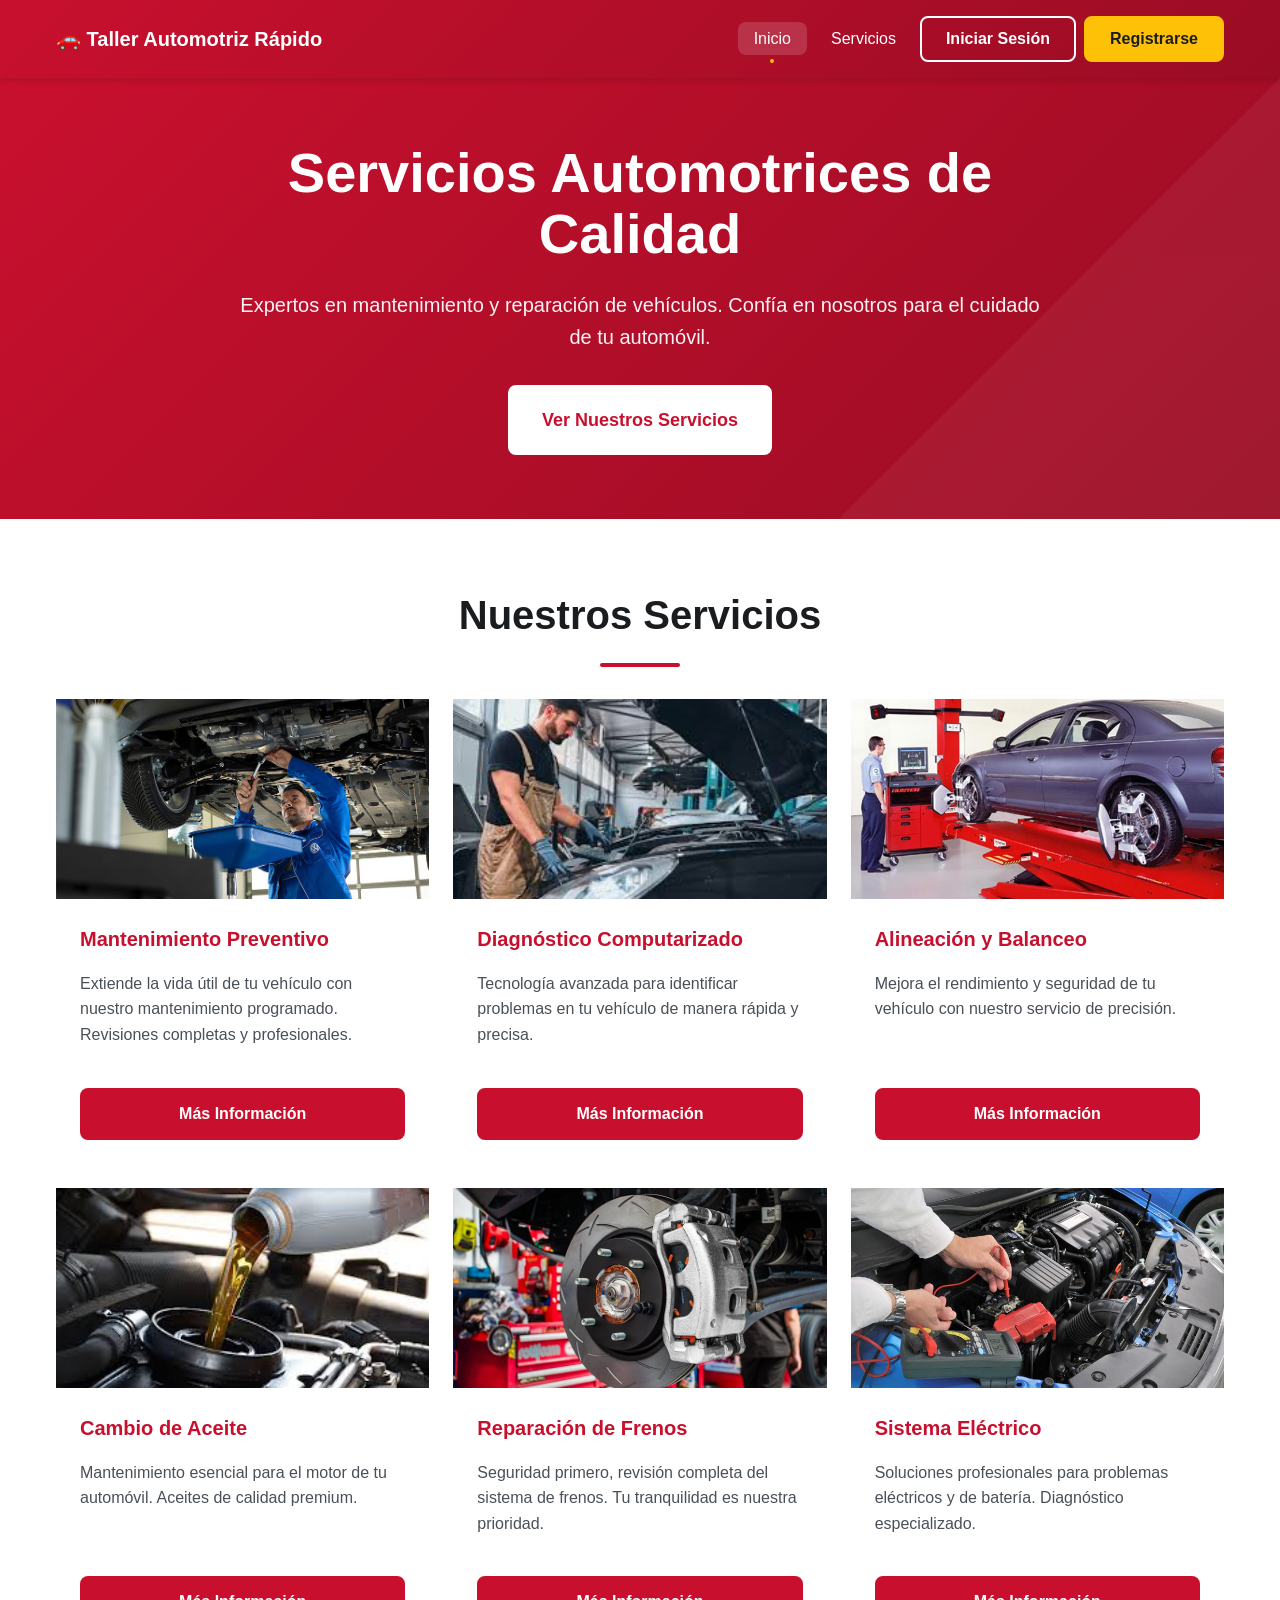
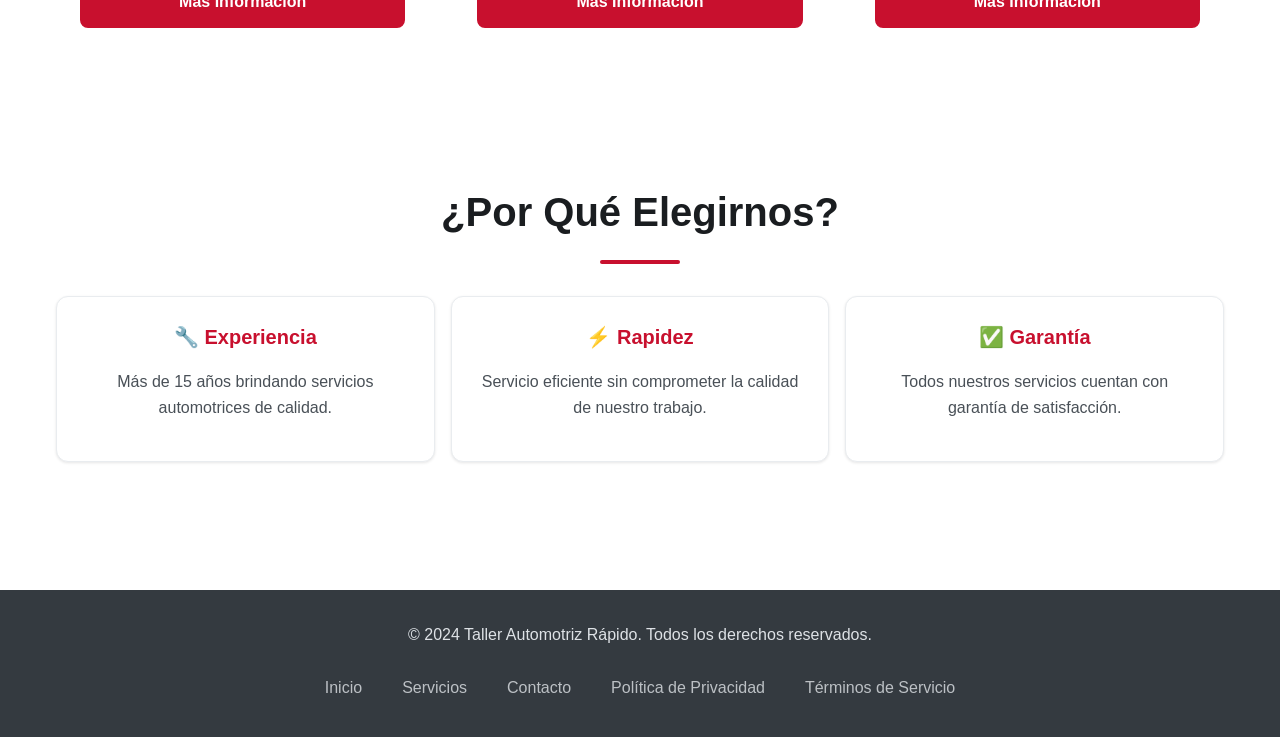
<file: web/index.html>
<!DOCTYPE html>
<html lang="es">
<head>
    <meta charset="UTF-8">
    <meta name="viewport" content="width=device-width, initial-scale=1.0">
    <meta name="description" content="Taller Automotriz Rápido - Servicios profesionales de mantenimiento y reparación de vehículos. Diagnóstico computarizado, cambio de aceite, frenos y más.">
    <meta name="keywords" content="taller automotriz, reparación de autos, mantenimiento preventivo, cambio de aceite, frenos, diagnóstico computarizado">
    <meta name="author" content="Taller Automotriz Rápido">
    <meta name="theme-color" content="#c8102e">
    
    <!-- Open Graph / Facebook -->
    <meta property="og:type" content="website">
    <meta property="og:url" content="https://tallerautomotrizrapido.com/">
    <meta property="og:title" content="Taller Automotriz Rápido - Servicios de Calidad">
    <meta property="og:description" content="Expertos en mantenimiento y reparación de vehículos. Confía en nosotros para el cuidado de tu automóvil.">
    
    <title>Taller Automotriz Rápido - Servicios Profesionales de Mantenimiento</title>
    <link rel="stylesheet" href="resources/css/styles.css">
    <link rel="icon" type="image/x-icon" href="resources/img/favicon.ico">
</head>
<body>
    <!-- Skip to content para accesibilidad -->
    <a href="#main-content" class="skip-to-content">Saltar al contenido</a>

    <!-- Encabezado -->
    <header role="banner">
        <div class="container">
            <div class="header-content">
                <a href="index.html" class="logo" aria-label="Taller Automotriz Rápido - Inicio">
                    🚗 Taller Automotriz Rápido
                </a>
                <nav role="navigation" aria-label="Navegación principal">
                    <ul>
                        <li><a href="index.html" class="active" aria-current="page">Inicio</a></li>
                        <li><a href="#servicios">Servicios</a></li>
                        <li class="nav-buttons">
                            <a href="login.jsp" class="nav-btn login" aria-label="Iniciar sesión en tu cuenta">Iniciar Sesión</a>
                            <a href="register.jsp" class="nav-btn register" aria-label="Crear cuenta nueva">Registrarse</a>
                        </li>
                    </ul>
                </nav>
            </div>
        </div>
    </header>

    <!-- Contenido Principal -->
    <main id="main-content">
        <!-- Banner Principal -->
        <section class="hero" role="banner" aria-labelledby="hero-title">
            <div class="container">
                <div class="hero-content">
                    <h1 id="hero-title">Servicios Automotrices de Calidad</h1>
                    <p>Expertos en mantenimiento y reparación de vehículos. Confía en nosotros para el cuidado de tu automóvil.</p>
                    <a href="#servicios" class="btn btn-white btn-lg">
                        Ver Nuestros Servicios
                    </a>
                </div>
            </div>
        </section>

        <!-- Sección de Servicios -->
        <section id="servicios" class="services" aria-labelledby="servicios-title">
            <div class="container">
                <h2 id="servicios-title" class="section-title">Nuestros Servicios</h2>
                
                <div class="services-grid">
                    <!-- Servicio 1: Mantenimiento Preventivo -->
                    <article class="service-card hover-lift">
                        <div class="service-icon">
                            <img src="resources/img/mantenimiento.jpg" 
                                 alt="Técnico realizando mantenimiento preventivo a un vehículo"
                                 loading="lazy">
                        </div>
                        <div class="card-body">
                            <h3>Mantenimiento Preventivo</h3>
                            <p>Extiende la vida útil de tu vehículo con nuestro mantenimiento programado. Revisiones completas y profesionales.</p>
                        </div>
                        <a href="resources/services/mantenimiento.html" 
                           class="btn btn-primary"
                           aria-label="Conoce más sobre mantenimiento preventivo">
                            Más Información
                        </a>
                    </article>

                    <!-- Servicio 2: Diagnóstico Computarizado -->
                    <article class="service-card hover-lift">
                        <div class="service-icon">
                            <img src="resources/img/diagnostico.jpg" 
                                 alt="Equipo de diagnóstico computarizado conectado a un vehículo"
                                 loading="lazy">
                        </div>
                        <div class="card-body">
                            <h3>Diagnóstico Computarizado</h3>
                            <p>Tecnología avanzada para identificar problemas en tu vehículo de manera rápida y precisa.</p>
                        </div>
                        <a href="resources/services/diagnostico.html" 
                           class="btn btn-primary"
                           aria-label="Conoce más sobre diagnóstico computarizado">
                            Más Información
                        </a>
                    </article>

                    <!-- Servicio 3: Alineación y Balanceo -->
                    <article class="service-card hover-lift">
                        <div class="service-icon">
                            <img src="resources/img/alineacion.jpg" 
                                 alt="Máquina de alineación y balanceo en uso"
                                 loading="lazy">
                        </div>
                        <div class="card-body">
                            <h3>Alineación y Balanceo</h3>
                            <p>Mejora el rendimiento y seguridad de tu vehículo con nuestro servicio de precisión.</p>
                        </div>
                        <a href="resources/services/alineacion.html" 
                           class="btn btn-primary"
                           aria-label="Conoce más sobre alineación y balanceo">
                            Más Información
                        </a>
                    </article>

                    <!-- Servicio 4: Cambio de Aceite -->
                    <article class="service-card hover-lift">
                        <div class="service-icon">
                            <img src="resources/img/aceite.jpg" 
                                 alt="Cambio de aceite profesional para motores"
                                 loading="lazy">
                        </div>
                        <div class="card-body">
                            <h3>Cambio de Aceite</h3>
                            <p>Mantenimiento esencial para el motor de tu automóvil. Aceites de calidad premium.</p>
                        </div>
                        <a href="resources/services/aceite.html" 
                           class="btn btn-primary"
                           aria-label="Conoce más sobre cambio de aceite">
                            Más Información
                        </a>
                    </article>

                    <!-- Servicio 5: Reparación de Frenos -->
                    <article class="service-card hover-lift">
                        <div class="service-icon">
                            <img src="resources/img/frenos.jpg" 
                                 alt="Sistema de frenos en revisión profesional"
                                 loading="lazy">
                        </div>
                        <div class="card-body">
                            <h3>Reparación de Frenos</h3>
                            <p>Seguridad primero, revisión completa del sistema de frenos. Tu tranquilidad es nuestra prioridad.</p>
                        </div>
                        <a href="resources/services/frenos.html" 
                           class="btn btn-primary"
                           aria-label="Conoce más sobre reparación de frenos">
                            Más Información
                        </a>
                    </article>

                    <!-- Servicio 6: Sistema Eléctrico -->
                    <article class="service-card hover-lift">
                        <div class="service-icon">
                            <img src="resources/img/electrico.jpg" 
                                 alt="Diagnóstico de sistema eléctrico vehicular"
                                 loading="lazy">
                        </div>
                        <div class="card-body">
                            <h3>Sistema Eléctrico</h3>
                            <p>Soluciones profesionales para problemas eléctricos y de batería. Diagnóstico especializado.</p>
                        </div>
                        <a href="resources/services/electrico.html" 
                           class="btn btn-primary"
                           aria-label="Conoce más sobre sistema eléctrico">
                            Más Información
                        </a>
                    </article>
                </div>
            </div>
        </section>

        <!-- Sección de Beneficios -->
        <section class="services" style="background: var(--white);" aria-labelledby="beneficios-title">
            <div class="container">
                <h2 id="beneficios-title" class="section-title">¿Por Qué Elegirnos?</h2>
                <div class="row">
                    <div class="col">
                        <div class="card text-center">
                            <div class="card-body">
                                <h3>🔧 Experiencia</h3>
                                <p>Más de 15 años brindando servicios automotrices de calidad.</p>
                            </div>
                        </div>
                    </div>
                    <div class="col">
                        <div class="card text-center">
                            <div class="card-body">
                                <h3>⚡ Rapidez</h3>
                                <p>Servicio eficiente sin comprometer la calidad de nuestro trabajo.</p>
                            </div>
                        </div>
                    </div>
                    <div class="col">
                        <div class="card text-center">
                            <div class="card-body">
                                <h3>✅ Garantía</h3>
                                <p>Todos nuestros servicios cuentan con garantía de satisfacción.</p>
                            </div>
                        </div>
                    </div>
                </div>
            </div>
        </section>
    </main>

    <!-- Pie de página -->
    <footer role="contentinfo">
        <div class="container">
            <div class="footer-content">
                <p>&copy; 2024 Taller Automotriz Rápido. Todos los derechos reservados.</p>
                <nav aria-label="Navegación del pie de página">
                    <div class="footer-links">
                        <a href="index.html">Inicio</a>
                        <a href="#servicios">Servicios</a>
                        <a href="login.jsp">Contacto</a>
                        <a href="#privacidad">Política de Privacidad</a>
                        <a href="#terminos">Términos de Servicio</a>
                    </div>
                </nav>
            </div>
        </div>
    </footer>

    <script src="resources/js/script.js"></script>
</body>
</html>
</file>
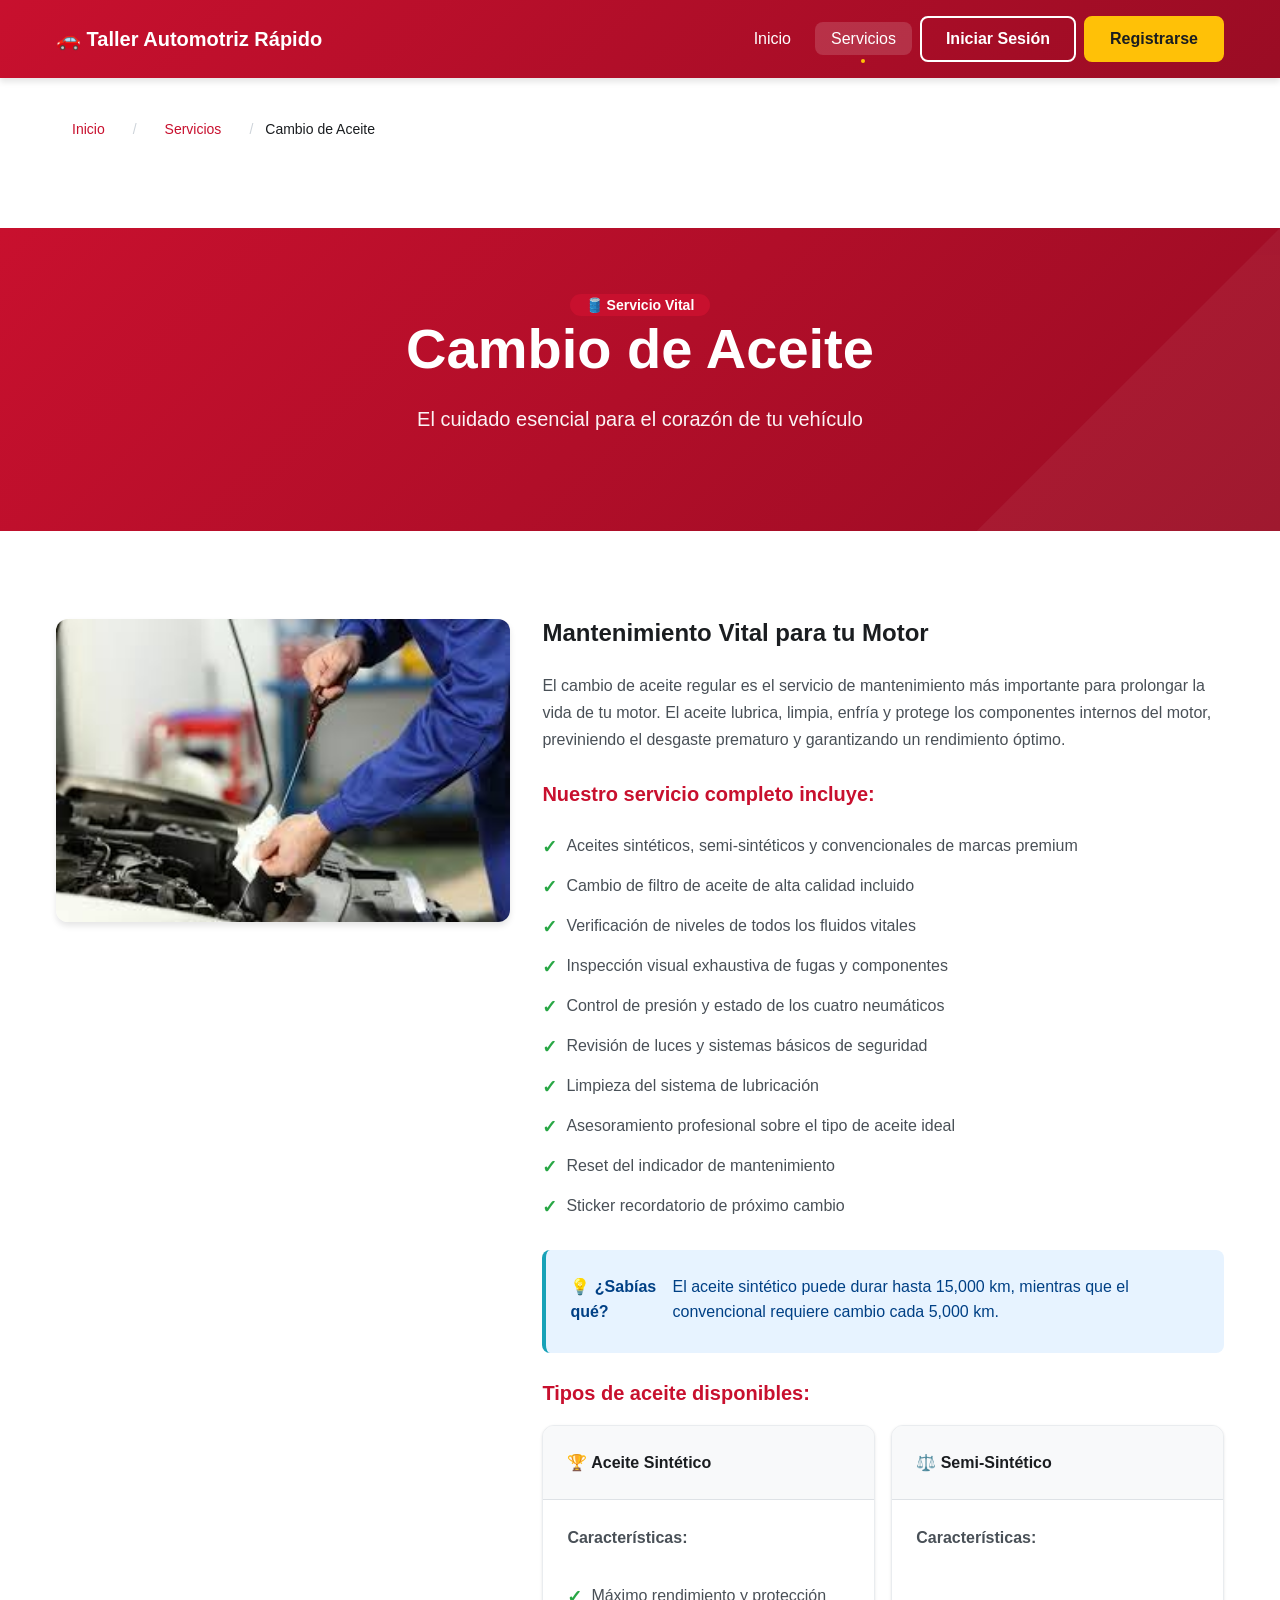
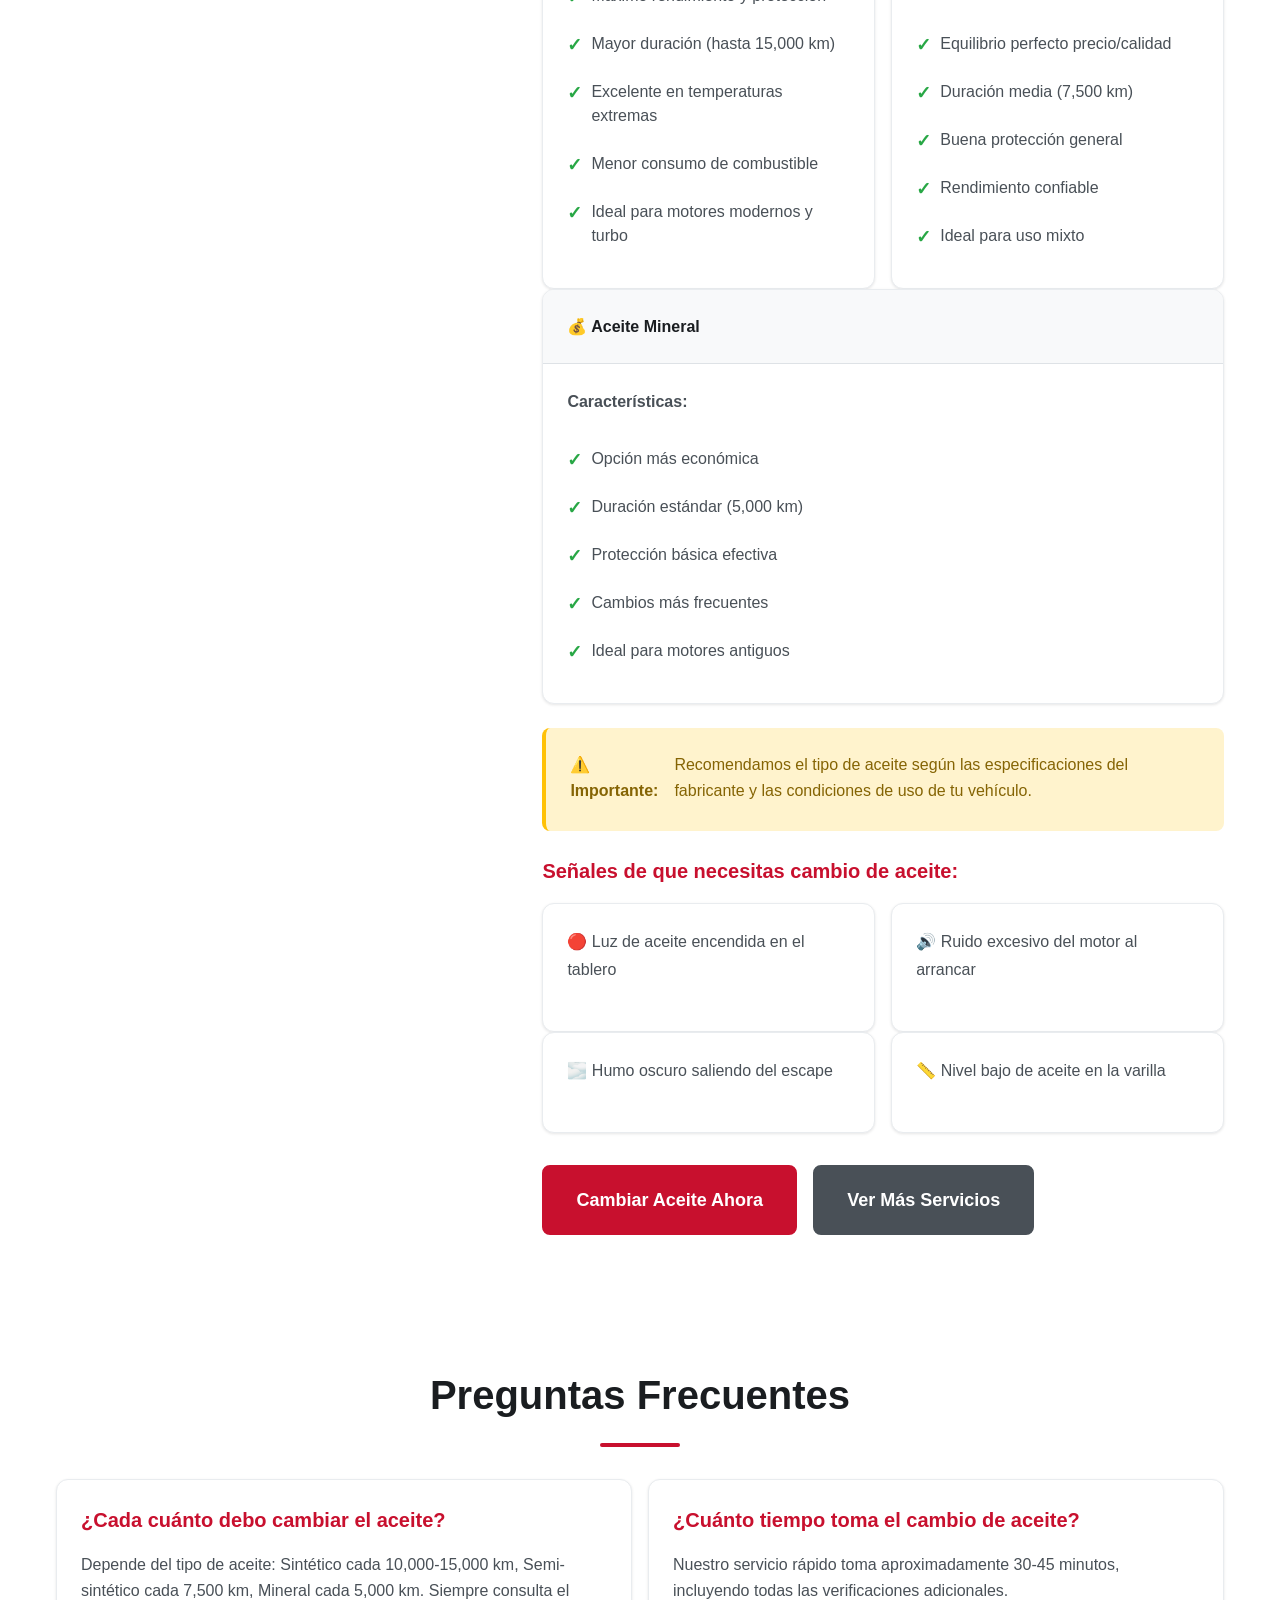
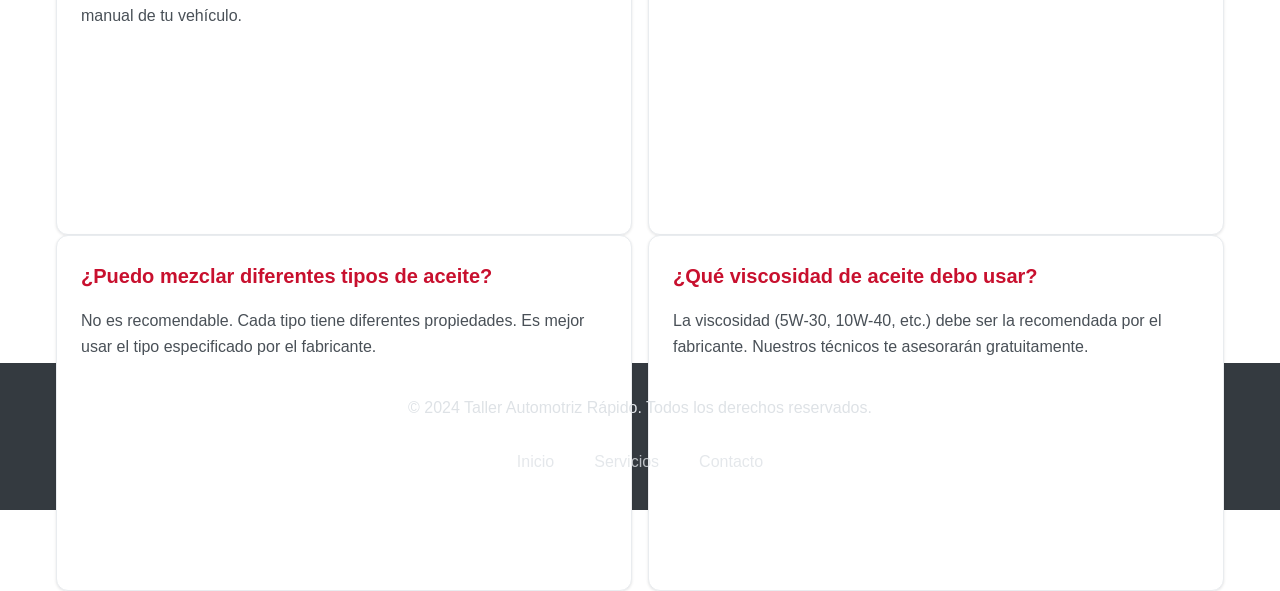
<file: web/resources/services/aceite.html>
<!DOCTYPE html>
<html lang="es">
<head>
    <meta charset="UTF-8">
    <meta name="viewport" content="width=device-width, initial-scale=1.0">
    <meta name="description" content="Cambio de Aceite Profesional - El cuidado esencial para el motor de tu vehículo. Aceites sintéticos y convencionales de calidad premium.">
    <meta name="keywords" content="cambio de aceite, aceite sintético, filtro de aceite, lubricación de motor, mantenimiento de motor">
    <meta name="theme-color" content="#c8102e">
    
    <title>Cambio de Aceite - Taller Automotriz Rápido</title>
    <link rel="stylesheet" href="../css/styles.css">
    <link rel="icon" type="image/x-icon" href="../img/favicon.ico">
</head>
<body>
    <a href="#main-content" class="skip-to-content">Saltar al contenido</a>

    <header role="banner">
        <div class="container">
            <div class="header-content">
                <a href="../../index.html" class="logo">🚗 Taller Automotriz Rápido</a>
                <nav role="navigation">
                    <ul>
                        <li><a href="../../index.html">Inicio</a></li>
                        <li><a href="../../index.html#servicios" class="active">Servicios</a></li>
                        <li class="nav-buttons">
                            <a href="../../login.jsp" class="nav-btn login">Iniciar Sesión</a>
                            <a href="../../register.jsp" class="nav-btn register">Registrarse</a>
                        </li>
                    </ul>
                </nav>
            </div>
        </div>
    </header>

    <main id="main-content">
        <section class="services pt-md">
            <div class="container">
                <nav aria-label="Breadcrumb" class="breadcrumbs">
                    <a href="../../index.html">Inicio</a>
                    <span class="separator">/</span>
                    <a href="../../index.html#servicios">Servicios</a>
                    <span class="separator">/</span>
                    <span class="active">Cambio de Aceite</span>
                </nav>
            </div>
        </section>

        <section class="hero">
            <div class="container">
                <div class="hero-content">
                    <span class="badge badge-primary mb">🛢️ Servicio Vital</span>
                    <h1>Cambio de Aceite</h1>
                    <p>El cuidado esencial para el corazón de tu vehículo</p>
                </div>
            </div>
        </section>

        <section class="services">
            <div class="container">
                <div class="service-detail">
                    <div class="service-image">
                        <img src="../img/aceite-detalle.jpg" 
                             alt="Técnico profesional realizando cambio de aceite de motor con aceite premium"
                             width="600"
                             height="400">
                    </div>
                    <div class="service-info">
                        <h2>Mantenimiento Vital para tu Motor</h2>
                        <p>El cambio de aceite regular es el servicio de mantenimiento más importante para prolongar la vida de tu motor. El aceite lubrica, limpia, enfría y protege los componentes internos del motor, previniendo el desgaste prematuro y garantizando un rendimiento óptimo.</p>
                        
                        <h3 class="mt-lg mb">Nuestro servicio completo incluye:</h3>
                        <ul>
                            <li>Aceites sintéticos, semi-sintéticos y convencionales de marcas premium</li>
                            <li>Cambio de filtro de aceite de alta calidad incluido</li>
                            <li>Verificación de niveles de todos los fluidos vitales</li>
                            <li>Inspección visual exhaustiva de fugas y componentes</li>
                            <li>Control de presión y estado de los cuatro neumáticos</li>
                            <li>Revisión de luces y sistemas básicos de seguridad</li>
                            <li>Limpieza del sistema de lubricación</li>
                            <li>Asesoramiento profesional sobre el tipo de aceite ideal</li>
                            <li>Reset del indicador de mantenimiento</li>
                            <li>Sticker recordatorio de próximo cambio</li>
                        </ul>
                        
                        <div class="alert alert-info mt-lg">
                            <strong>💡 ¿Sabías qué?</strong> El aceite sintético puede durar hasta 15,000 km, mientras que el convencional requiere cambio cada 5,000 km.
                        </div>
                        
                        <h3 class="mt-lg mb">Tipos de aceite disponibles:</h3>
                        <div class="row mt">
                            <div class="col">
                                <div class="card">
                                    <div class="card-header">
                                        <h4>🏆 Aceite Sintético</h4>
                                    </div>
                                    <div class="card-body">
                                        <p><strong>Características:</strong></p>
                                        <ul>
                                            <li>Máximo rendimiento y protección</li>
                                            <li>Mayor duración (hasta 15,000 km)</li>
                                            <li>Excelente en temperaturas extremas</li>
                                            <li>Menor consumo de combustible</li>
                                            <li>Ideal para motores modernos y turbo</li>
                                        </ul>
                                    </div>
                                </div>
                            </div>
                            <div class="col">
                                <div class="card">
                                    <div class="card-header">
                                        <h4>⚖️ Semi-Sintético</h4>
                                    </div>
                                    <div class="card-body">
                                        <p><strong>Características:</strong></p>
                                        <ul>
                                            <li>Equilibrio perfecto precio/calidad</li>
                                            <li>Duración media (7,500 km)</li>
                                            <li>Buena protección general</li>
                                            <li>Rendimiento confiable</li>
                                            <li>Ideal para uso mixto</li>
                                        </ul>
                                    </div>
                                </div>
                            </div>
                        </div>
                        <div class="row mt">
                            <div class="col">
                                <div class="card">
                                    <div class="card-header">
                                        <h4>💰 Aceite Mineral</h4>
                                    </div>
                                    <div class="card-body">
                                        <p><strong>Características:</strong></p>
                                        <ul>
                                            <li>Opción más económica</li>
                                            <li>Duración estándar (5,000 km)</li>
                                            <li>Protección básica efectiva</li>
                                            <li>Cambios más frecuentes</li>
                                            <li>Ideal para motores antiguos</li>
                                        </ul>
                                    </div>
                                </div>
                            </div>
                        </div>
                        
                        <div class="alert alert-warning mt-lg">
                            <strong>⚠️ Importante:</strong> Recomendamos el tipo de aceite según las especificaciones del fabricante y las condiciones de uso de tu vehículo.
                        </div>
                        
                        <h3 class="mt-lg mb">Señales de que necesitas cambio de aceite:</h3>
                        <div class="row mt">
                            <div class="col">
                                <div class="card">
                                    <div class="card-body">
                                        <p>🔴 Luz de aceite encendida en el tablero</p>
                                    </div>
                                </div>
                            </div>
                            <div class="col">
                                <div class="card">
                                    <div class="card-body">
                                        <p>🔊 Ruido excesivo del motor al arrancar</p>
                                    </div>
                                </div>
                            </div>
                        </div>
                        <div class="row mt">
                            <div class="col">
                                <div class="card">
                                    <div class="card-body">
                                        <p>🌫️ Humo oscuro saliendo del escape</p>
                                    </div>
                                </div>
                            </div>
                            <div class="col">
                                <div class="card">
                                    <div class="card-body">
                                        <p>📏 Nivel bajo de aceite en la varilla</p>
                                    </div>
                                </div>
                            </div>
                        </div>
                        
                         <div class="action-buttons">
                            <a href="../../login.jsp" class="btn btn-primary btn-lg">
                                Cambiar Aceite Ahora
                            </a>
                            <a href="../../index.html#servicios" class="btn btn-secondary btn-lg">
                                Ver Más Servicios
                            </a>
                        </div>
        </section>

        <section class="services" style="background: var(--white);">
            <div class="container">
                <h2 class="section-title">Preguntas Frecuentes</h2>
                <div class="row">
                    <div class="col">
                        <div class="card mb">
                            <div class="card-body">
                                <h3>¿Cada cuánto debo cambiar el aceite?</h3>
                                <p>Depende del tipo de aceite: Sintético cada 10,000-15,000 km, Semi-sintético cada 7,500 km, Mineral cada 5,000 km. Siempre consulta el manual de tu vehículo.</p>
                            </div>
                        </div>
                        <div class="card mb">
                            <div class="card-body">
                                <h3>¿Puedo mezclar diferentes tipos de aceite?</h3>
                                <p>No es recomendable. Cada tipo tiene diferentes propiedades. Es mejor usar el tipo especificado por el fabricante.</p>
                            </div>
                        </div>
                    </div>
                    <div class="col">
                        <div class="card mb">
                            <div class="card-body">
                                <h3>¿Cuánto tiempo toma el cambio de aceite?</h3>
                                <p>Nuestro servicio rápido toma aproximadamente 30-45 minutos, incluyendo todas las verificaciones adicionales.</p>
                            </div>
                        </div>
                        <div class="card mb">
                            <div class="card-body">
                                <h3>¿Qué viscosidad de aceite debo usar?</h3>
                                <p>La viscosidad (5W-30, 10W-40, etc.) debe ser la recomendada por el fabricante. Nuestros técnicos te asesorarán gratuitamente.</p>
                            </div>
                        </div>
                    </div>
                </div>
            </div>
        </section>
    </main>

    <footer role="contentinfo">
        <div class="container">
            <div class="footer-content">
                <p>&copy; 2024 Taller Automotriz Rápido. Todos los derechos reservados.</p>
                <nav aria-label="Navegación del pie de página">
                    <div class="footer-links">
                        <a href="../../index.html">Inicio</a>
                        <a href="../../index.html#servicios">Servicios</a>
                        <a href="../../login">Contacto</a>
                    </div>
                </nav>
            </div>
        </div>
    </footer>

    <script src="../js/script.js"></script>
</body>
</html>
</file>
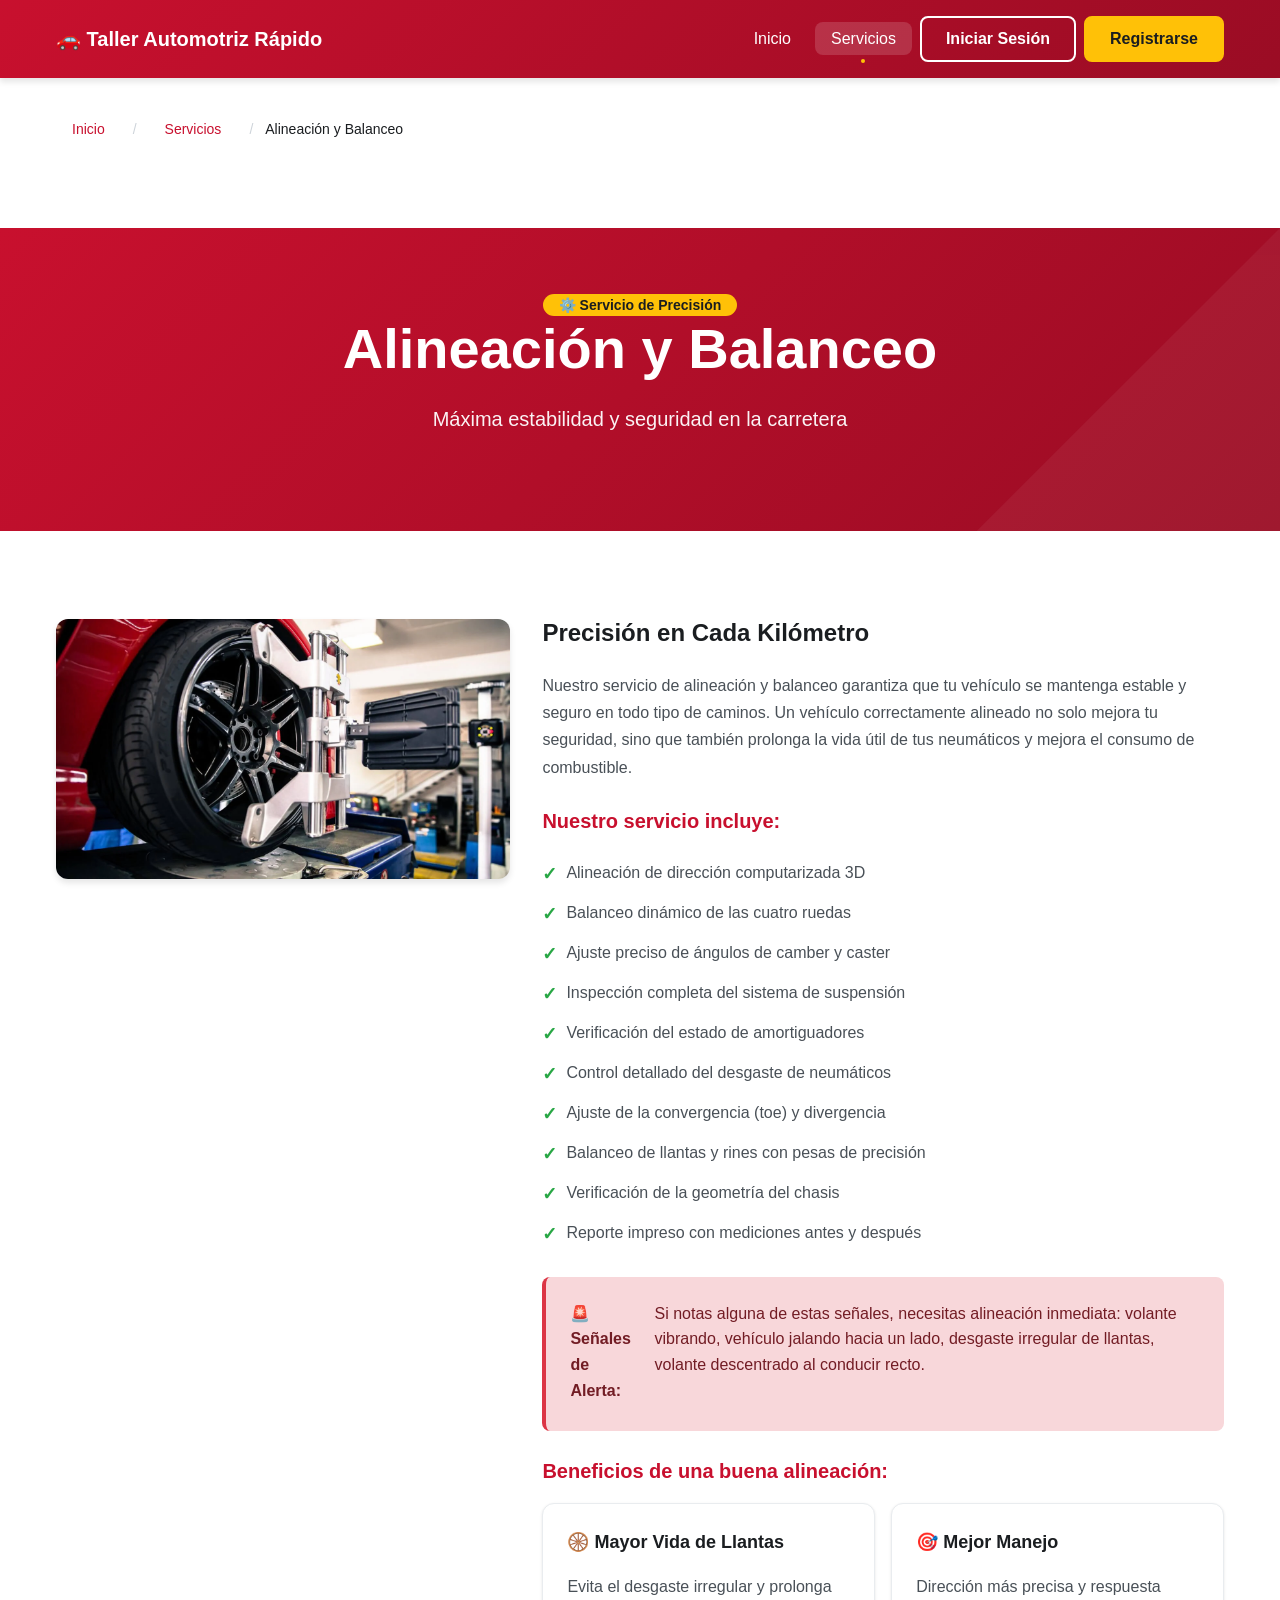
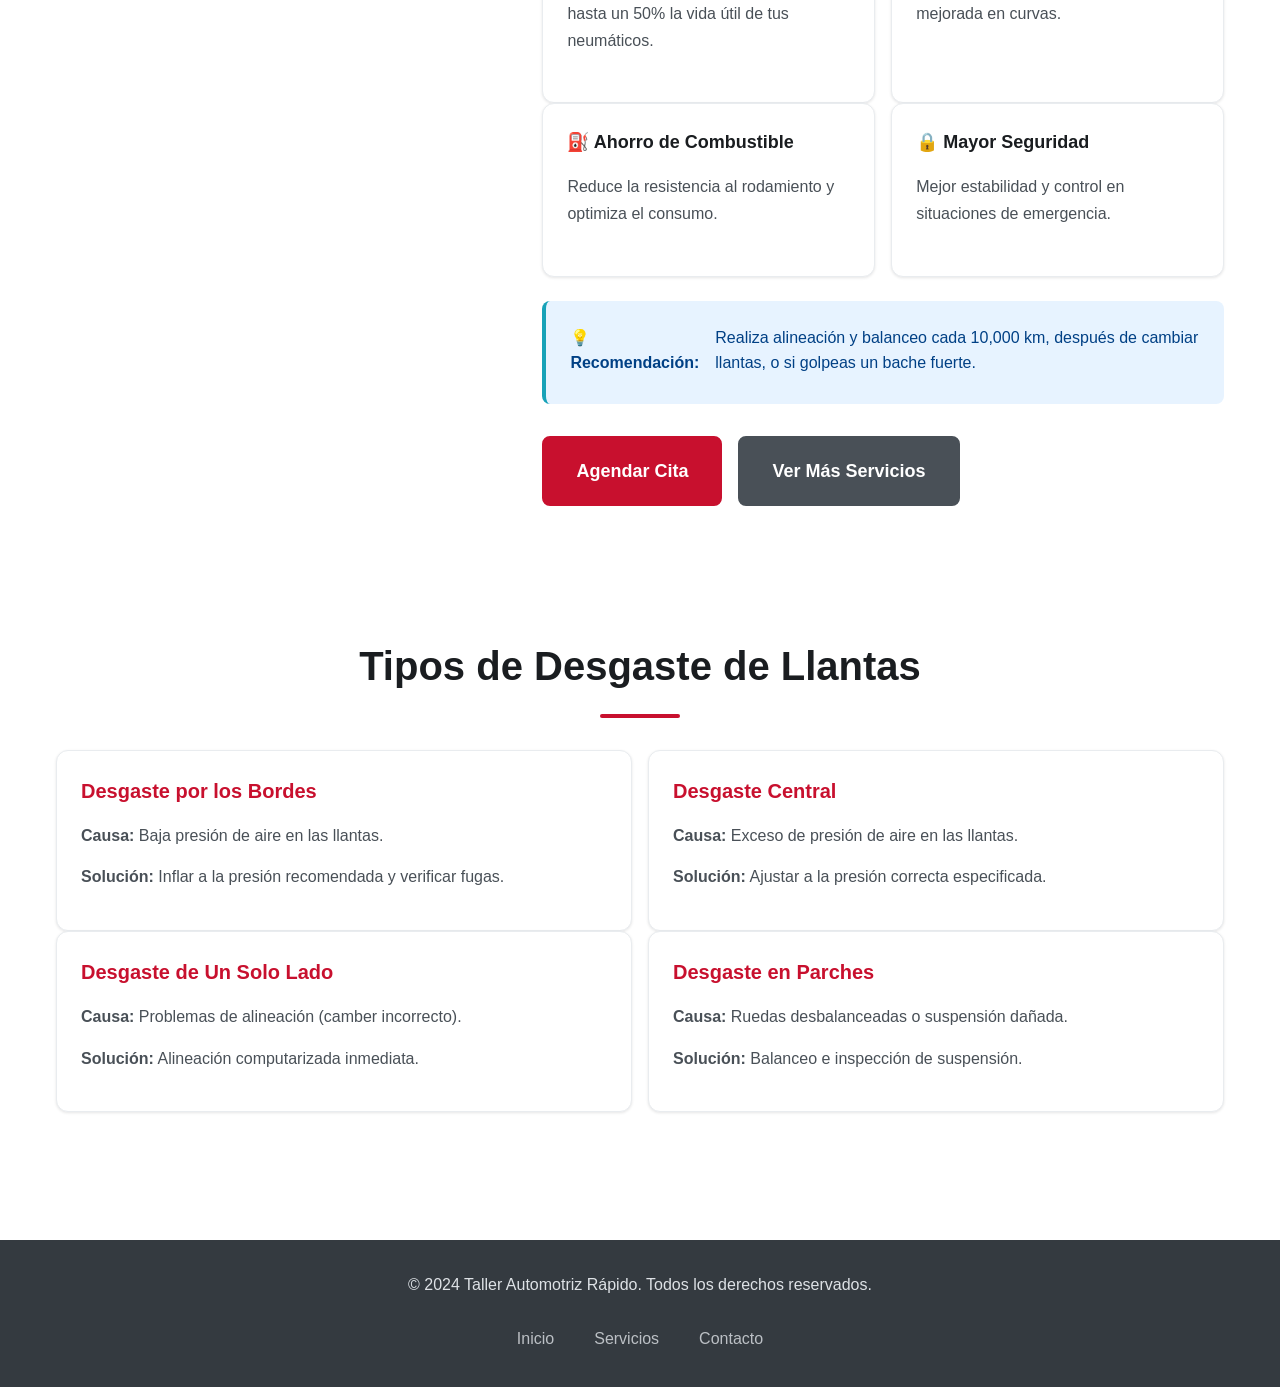
<file: web/resources/services/alineacion.html>
<!DOCTYPE html>
<html lang="es">
<head>
    <meta charset="UTF-8">
    <meta name="viewport" content="width=device-width, initial-scale=1.0">
    <meta name="description" content="Alineación y Balanceo Profesional - Máxima estabilidad y seguridad en la carretera. Servicio computarizado de precisión.">
    <meta name="keywords" content="alineación de dirección, balanceo de ruedas, suspensión, desgaste de llantas">
    <meta name="theme-color" content="#c8102e">
    
    <title>Alineación y Balanceo - Taller Automotriz Rápido</title>
    <link rel="stylesheet" href="../css/styles.css">
    <link rel="icon" type="image/x-icon" href="../img/favicon.ico">
</head>
<body>
    <a href="#main-content" class="skip-to-content">Saltar al contenido</a>

    <header role="banner">
        <div class="container">
            <div class="header-content">
                <a href="../../index.html" class="logo">🚗 Taller Automotriz Rápido</a>
                <nav role="navigation">
                    <ul>
                        <li><a href="../../index.html">Inicio</a></li>
                        <li><a href="../../index.html#servicios" class="active">Servicios</a></li>
                        <li class="nav-buttons">
                            <a href="../../login.jsp" class="nav-btn login">Iniciar Sesión</a>
                            <a href="../../register.jsp" class="nav-btn register">Registrarse</a>
                        </li>
                    </ul>
                </nav>
            </div>
        </div>
    </header>

    <main id="main-content">
        <section class="services pt-md">
            <div class="container">
                <nav aria-label="Breadcrumb" class="breadcrumbs">
                    <a href="../../index.html">Inicio</a>
                    <span class="separator">/</span>
                    <a href="../../index.html#servicios">Servicios</a>
                    <span class="separator">/</span>
                    <span class="active">Alineación y Balanceo</span>
                </nav>
            </div>
        </section>

        <section class="hero">
            <div class="container">
                <div class="hero-content">
                    <span class="badge badge-warning mb">⚙️ Servicio de Precisión</span>
                    <h1>Alineación y Balanceo</h1>
                    <p>Máxima estabilidad y seguridad en la carretera</p>
                </div>
            </div>
        </section>

        <section class="services">
            <div class="container">
                <div class="service-detail">
                    <div class="service-image">
                        <img src="../img/alineacion-detalle.jpg" 
                             alt="Vehículo en máquina de alineación computarizada de última generación"
                             width="600"
                             height="400">
                    </div>
                    <div class="service-info">
                        <h2>Precisión en Cada Kilómetro</h2>
                        <p>Nuestro servicio de alineación y balanceo garantiza que tu vehículo se mantenga estable y seguro en todo tipo de caminos. Un vehículo correctamente alineado no solo mejora tu seguridad, sino que también prolonga la vida útil de tus neumáticos y mejora el consumo de combustible.</p>
                        
                        <h3 class="mt-lg mb">Nuestro servicio incluye:</h3>
                        <ul>
                            <li>Alineación de dirección computarizada 3D</li>
                            <li>Balanceo dinámico de las cuatro ruedas</li>
                            <li>Ajuste preciso de ángulos de camber y caster</li>
                            <li>Inspección completa del sistema de suspensión</li>
                            <li>Verificación del estado de amortiguadores</li>
                            <li>Control detallado del desgaste de neumáticos</li>
                            <li>Ajuste de la convergencia (toe) y divergencia</li>
                            <li>Balanceo de llantas y rines con pesas de precisión</li>
                            <li>Verificación de la geometría del chasis</li>
                            <li>Reporte impreso con mediciones antes y después</li>
                        </ul>
                        
                        <div class="alert alert-danger mt-lg">
                            <strong>🚨 Señales de Alerta:</strong> Si notas alguna de estas señales, necesitas alineación inmediata: volante vibrando, vehículo jalando hacia un lado, desgaste irregular de llantas, volante descentrado al conducir recto.
                        </div>
                        
                        <h3 class="mt-lg mb">Beneficios de una buena alineación:</h3>
                        <div class="row mt">
                            <div class="col">
                                <div class="card">
                                    <div class="card-body">
                                        <h4>🛞 Mayor Vida de Llantas</h4>
                                        <p>Evita el desgaste irregular y prolonga hasta un 50% la vida útil de tus neumáticos.</p>
                                    </div>
                                </div>
                            </div>
                            <div class="col">
                                <div class="card">
                                    <div class="card-body">
                                        <h4>🎯 Mejor Manejo</h4>
                                        <p>Dirección más precisa y respuesta mejorada en curvas.</p>
                                    </div>
                                </div>
                            </div>
                        </div>
                        <div class="row mt">
                            <div class="col">
                                <div class="card">
                                    <div class="card-body">
                                        <h4>⛽ Ahorro de Combustible</h4>
                                        <p>Reduce la resistencia al rodamiento y optimiza el consumo.</p>
                                    </div>
                                </div>
                            </div>
                            <div class="col">
                                <div class="card">
                                    <div class="card-body">
                                        <h4>🔒 Mayor Seguridad</h4>
                                        <p>Mejor estabilidad y control en situaciones de emergencia.</p>
                                    </div>
                                </div>
                            </div>
                        </div>
                        
                        <div class="alert alert-info mt-lg">
                            <strong>💡 Recomendación:</strong> Realiza alineación y balanceo cada 10,000 km, después de cambiar llantas, o si golpeas un bache fuerte.
                        </div>
                        
                         <div class="action-buttons">
                            <a href="../../login.jsp" class="btn btn-primary btn-lg">
                                Agendar Cita
                            </a>
                            <a href="../../index.html#servicios" class="btn btn-secondary btn-lg">
                                Ver Más Servicios
                            </a>
                        </div>
        </section>

        <section class="services" style="background: var(--white);">
            <div class="container">
                <h2 class="section-title">Tipos de Desgaste de Llantas</h2>
                <div class="row">
                    <div class="col">
                        <div class="card mb">
                            <div class="card-body">
                                <h3>Desgaste por los Bordes</h3>
                                <p><strong>Causa:</strong> Baja presión de aire en las llantas.</p>
                                <p><strong>Solución:</strong> Inflar a la presión recomendada y verificar fugas.</p>
                            </div>
                        </div>
                    </div>
                    <div class="col">
                        <div class="card mb">
                            <div class="card-body">
                                <h3>Desgaste Central</h3>
                                <p><strong>Causa:</strong> Exceso de presión de aire en las llantas.</p>
                                <p><strong>Solución:</strong> Ajustar a la presión correcta especificada.</p>
                            </div>
                        </div>
                    </div>
                </div>
                <div class="row">
                    <div class="col">
                        <div class="card">
                            <div class="card-body">
                                <h3>Desgaste de Un Solo Lado</h3>
                                <p><strong>Causa:</strong> Problemas de alineación (camber incorrecto).</p>
                                <p><strong>Solución:</strong> Alineación computarizada inmediata.</p>
                            </div>
                        </div>
                    </div>
                    <div class="col">
                        <div class="card">
                            <div class="card-body">
                                <h3>Desgaste en Parches</h3>
                                <p><strong>Causa:</strong> Ruedas desbalanceadas o suspensión dañada.</p>
                                <p><strong>Solución:</strong> Balanceo e inspección de suspensión.</p>
                            </div>
                        </div>
                    </div>
                </div>
            </div>
        </section>
    </main>

    <footer role="contentinfo">
        <div class="container">
            <div class="footer-content">
                <p>&copy; 2024 Taller Automotriz Rápido. Todos los derechos reservados.</p>
                <nav aria-label="Navegación del pie de página">
                    <div class="footer-links">
                        <a href="../../index.html">Inicio</a>
                        <a href="../../index.html#servicios">Servicios</a>
                        <a href="../../login">Contacto</a>
                    </div>
                </nav>
            </div>
        </div>
    </footer>

    <script src="../js/script.js"></script>
</body>
</html>
</file>
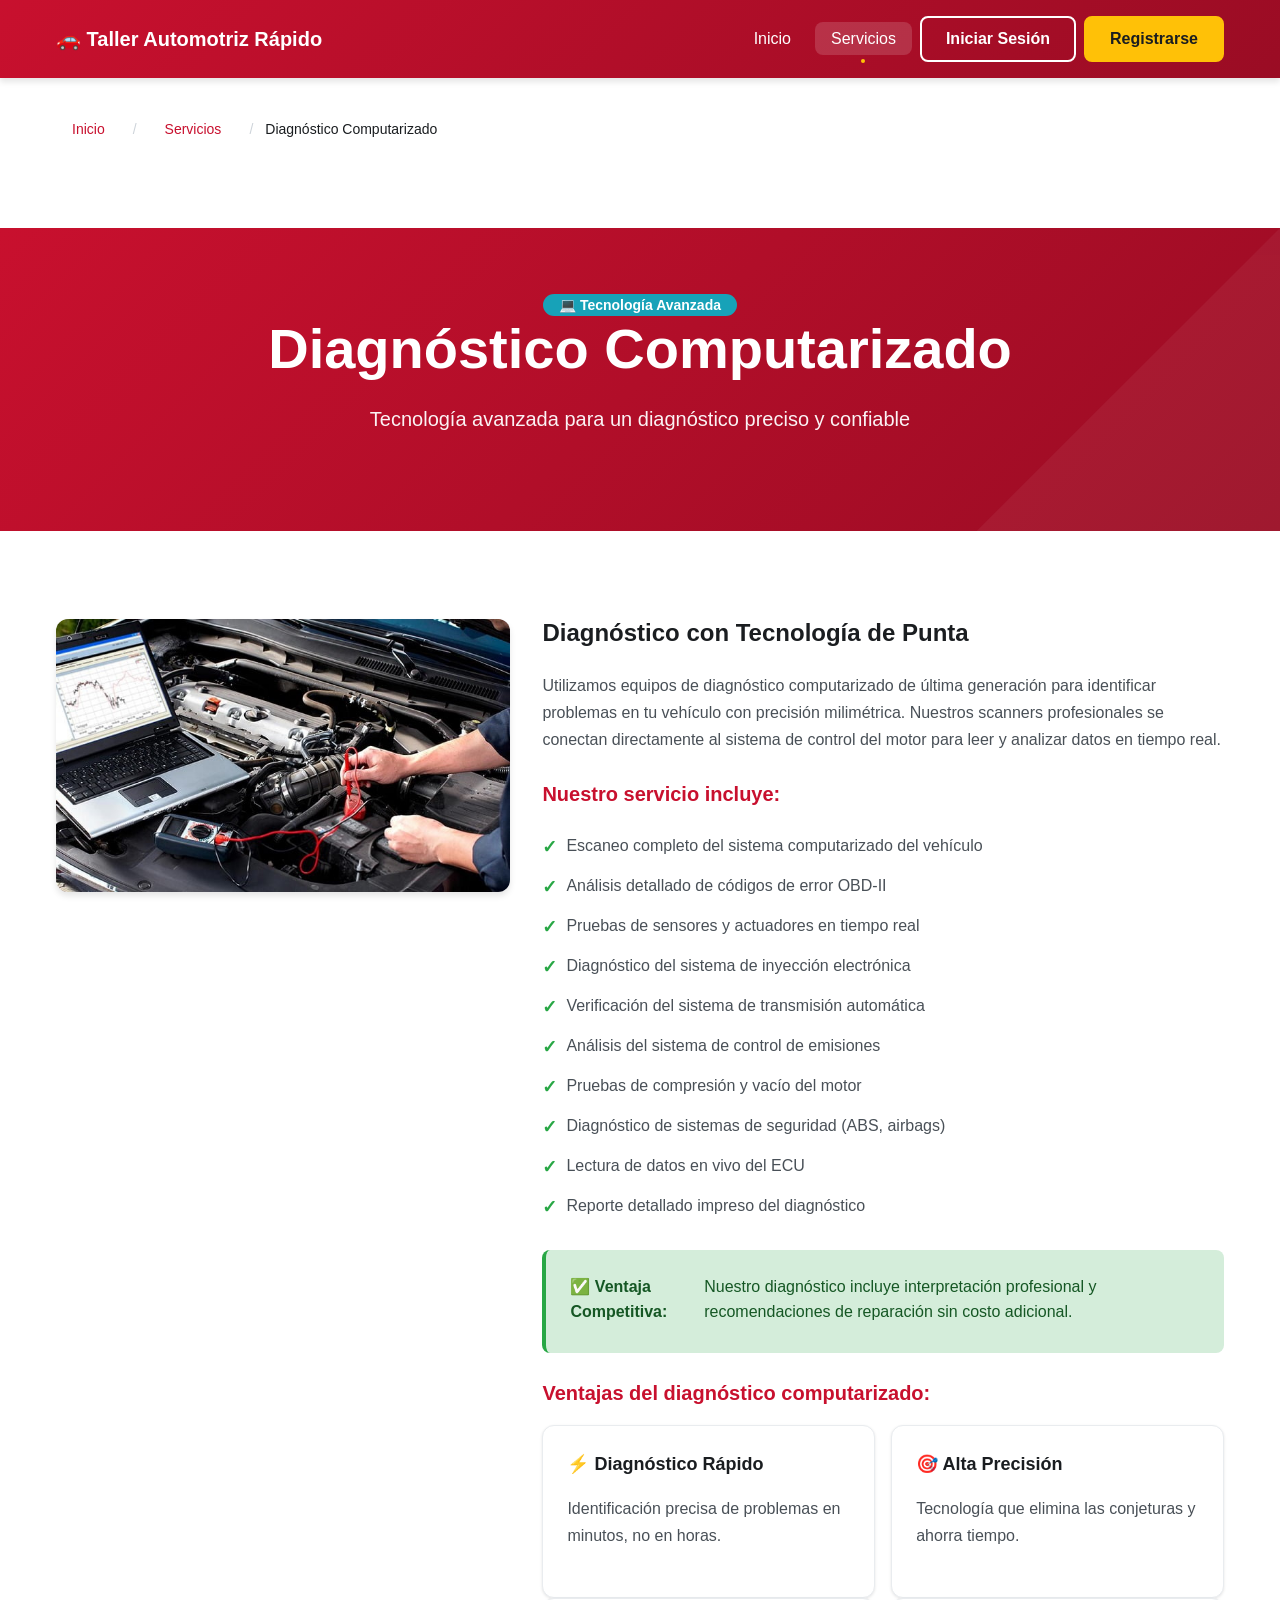
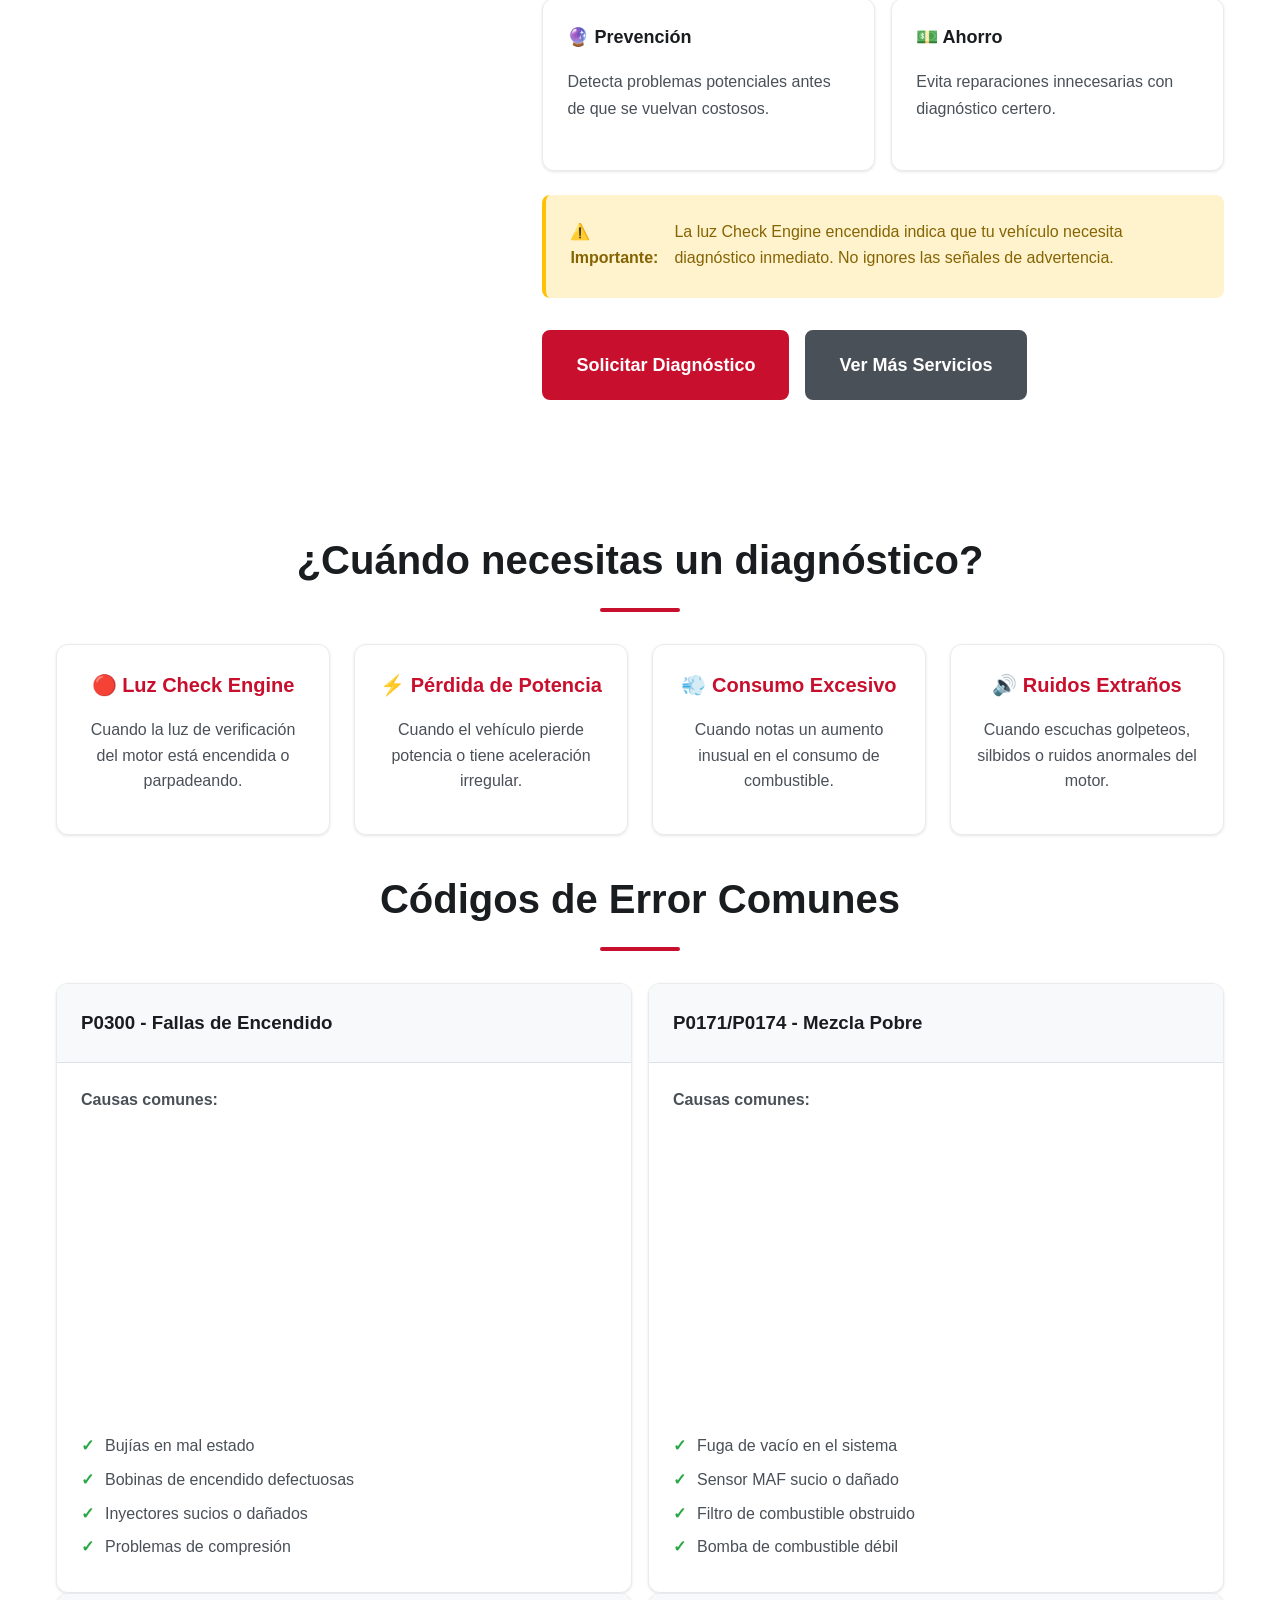
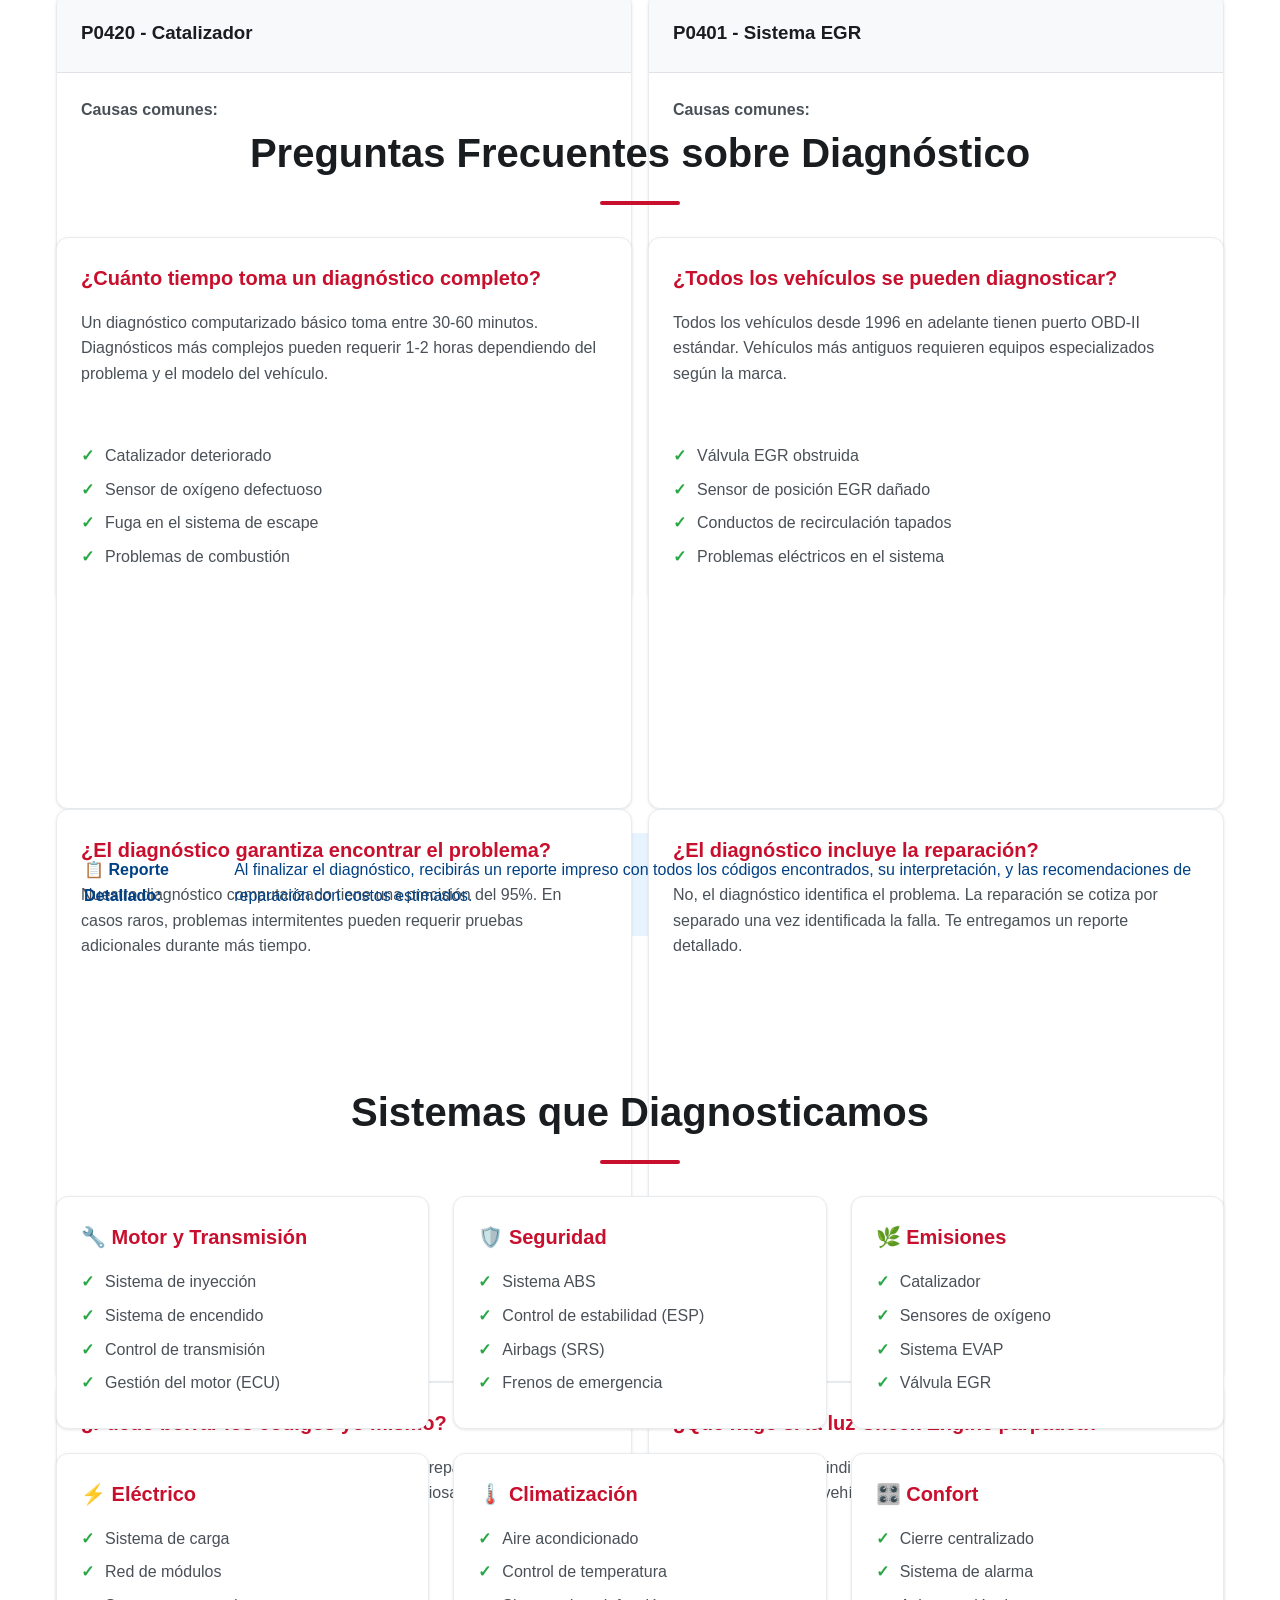
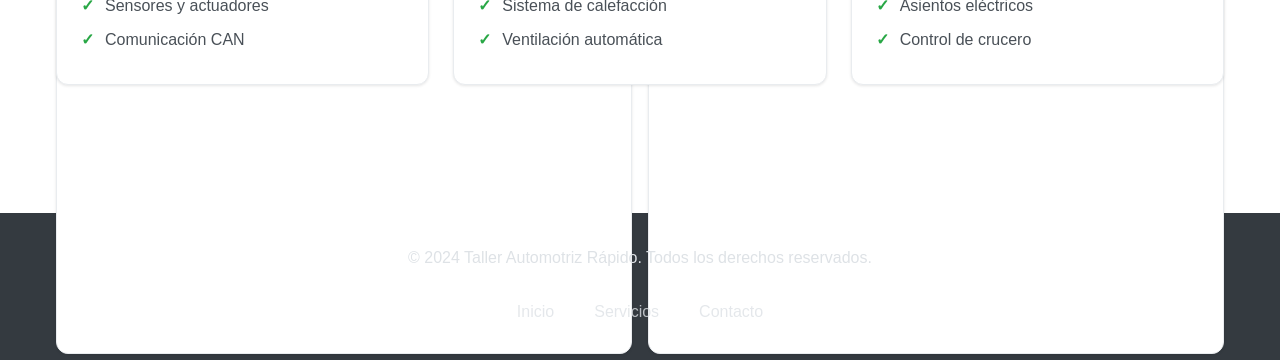
<file: web/resources/services/diagnostico.html>
<!DOCTYPE html>
<html lang="es">
<head>
    <meta charset="UTF-8">
    <meta name="viewport" content="width=device-width, initial-scale=1.0">
    <meta name="description" content="Diagnóstico Computarizado Profesional - Tecnología avanzada OBD-II para identificar problemas en tu vehículo con precisión. Servicio rápido y confiable.">
    <meta name="keywords" content="diagnóstico computarizado, scanner automotriz, OBD-II, diagnóstico de motor, códigos de error">
    <meta name="theme-color" content="#c8102e">
    
    <title>Diagnóstico Computarizado - Taller Automotriz Rápido</title>
    <link rel="stylesheet" href="../css/styles.css">
    <link rel="icon" type="image/x-icon" href="../img/favicon.ico">
</head>
<body>
    <a href="#main-content" class="skip-to-content">Saltar al contenido</a>

    <header role="banner">
        <div class="container">
            <div class="header-content">
                <a href="../../index.html" class="logo">🚗 Taller Automotriz Rápido</a>
                <nav role="navigation">
                    <ul>
                        <li><a href="../../index.html">Inicio</a></li>
                        <li><a href="../../index.html#servicios" class="active">Servicios</a></li>
                        <li class="nav-buttons">
                            <a href="../../login.jsp" class="nav-btn login">Iniciar Sesión</a>
                            <a href="../../register.jsp" class="nav-btn register">Registrarse</a>
                        </li>
                    </ul>
                </nav>
            </div>
        </div>
    </header>

    <main id="main-content">
        <section class="services pt-md">
            <div class="container">
                <nav aria-label="Breadcrumb" class="breadcrumbs">
                    <a href="../../index.html">Inicio</a>
                    <span class="separator">/</span>
                    <a href="../../index.html#servicios">Servicios</a>
                    <span class="separator">/</span>
                    <span class="active">Diagnóstico Computarizado</span>
                </nav>
            </div>
        </section>

        <section class="hero">
            <div class="container">
                <div class="hero-content">
                    <span class="badge badge-info mb">💻 Tecnología Avanzada</span>
                    <h1>Diagnóstico Computarizado</h1>
                    <p>Tecnología avanzada para un diagnóstico preciso y confiable</p>
                </div>
            </div>
        </section>

        <section class="services">
            <div class="container">
                <div class="service-detail">
                    <div class="service-image">
                        <img src="../img/diagnostico-detalle.jpg" 
                             alt="Técnico utilizando equipo de diagnóstico computarizado OBD-II en un vehículo"
                             width="600"
                             height="400">
                    </div>
                    <div class="service-info">
                        <h2>Diagnóstico con Tecnología de Punta</h2>
                        <p>Utilizamos equipos de diagnóstico computarizado de última generación para identificar problemas en tu vehículo con precisión milimétrica. Nuestros scanners profesionales se conectan directamente al sistema de control del motor para leer y analizar datos en tiempo real.</p>
                        
                        <h3 class="mt-lg mb">Nuestro servicio incluye:</h3>
                        <ul>
                            <li>Escaneo completo del sistema computarizado del vehículo</li>
                            <li>Análisis detallado de códigos de error OBD-II</li>
                            <li>Pruebas de sensores y actuadores en tiempo real</li>
                            <li>Diagnóstico del sistema de inyección electrónica</li>
                            <li>Verificación del sistema de transmisión automática</li>
                            <li>Análisis del sistema de control de emisiones</li>
                            <li>Pruebas de compresión y vacío del motor</li>
                            <li>Diagnóstico de sistemas de seguridad (ABS, airbags)</li>
                            <li>Lectura de datos en vivo del ECU</li>
                            <li>Reporte detallado impreso del diagnóstico</li>
                        </ul>
                        
                        <div class="alert alert-success mt-lg">
                            <strong>✅ Ventaja Competitiva:</strong> Nuestro diagnóstico incluye interpretación profesional y recomendaciones de reparación sin costo adicional.
                        </div>
                        
                        <h3 class="mt-lg mb">Ventajas del diagnóstico computarizado:</h3>
                        <div class="row mt">
                            <div class="col">
                                <div class="card">
                                    <div class="card-body">
                                        <h4>⚡ Diagnóstico Rápido</h4>
                                        <p>Identificación precisa de problemas en minutos, no en horas.</p>
                                    </div>
                                </div>
                            </div>
                            <div class="col">
                                <div class="card">
                                    <div class="card-body">
                                        <h4>🎯 Alta Precisión</h4>
                                        <p>Tecnología que elimina las conjeturas y ahorra tiempo.</p>
                                    </div>
                                </div>
                            </div>
                        </div>
                        <div class="row mt">
                            <div class="col">
                                <div class="card">
                                    <div class="card-body">
                                        <h4>🔮 Prevención</h4>
                                        <p>Detecta problemas potenciales antes de que se vuelvan costosos.</p>
                                    </div>
                                </div>
                            </div>
                            <div class="col">
                                <div class="card">
                                    <div class="card-body">
                                        <h4>💵 Ahorro</h4>
                                        <p>Evita reparaciones innecesarias con diagnóstico certero.</p>
                                    </div>
                                </div>
                            </div>
                        </div>
                        
                        <div class="alert alert-warning mt-lg">
                            <strong>⚠️ Importante:</strong> La luz Check Engine encendida indica que tu vehículo necesita diagnóstico inmediato. No ignores las señales de advertencia.
                        </div>
                        
                         <div class="action-buttons">
                            <a href="../../login.jsp" class="btn btn-primary btn-lg">
                                Solicitar Diagnóstico
                            </a>
                            <a href="../../index.html#servicios" class="btn btn-secondary btn-lg">
                                Ver Más Servicios
                            </a>
                        </div>
        </section>

        <section class="services" style="background: var(--white);">
            <div class="container">
                <h2 class="section-title">¿Cuándo necesitas un diagnóstico?</h2>
                <div class="services-grid" style="grid-template-columns: repeat(auto-fit, minmax(250px, 1fr));">
                    <div class="card">
                        <div class="card-body text-center">
                            <h3>🔴 Luz Check Engine</h3>
                            <p>Cuando la luz de verificación del motor está encendida o parpadeando.</p>
                        </div>
                    </div>
                    <div class="card">
                        <div class="card-body text-center">
                            <h3>⚡ Pérdida de Potencia</h3>
                            <p>Cuando el vehículo pierde potencia o tiene aceleración irregular.</p>
                        </div>
                    </div>
                    <div class="card">
                        <div class="card-body text-center">
                            <h3>💨 Consumo Excesivo</h3>
                            <p>Cuando notas un aumento inusual en el consumo de combustible.</p>
                        </div>
                    </div>
                    <div class="card">
                        <div class="card-body text-center">
                            <h3>🔊 Ruidos Extraños</h3>
                            <p>Cuando escuchas golpeteos, silbidos o ruidos anormales del motor.</p>
                        </div>
                    </div>
                </div>

                <h2 class="section-title mt-xl">Códigos de Error Comunes</h2>
                <div class="row">
                    <div class="col">
                        <div class="card mb">
                            <div class="card-header">
                                <h3>P0300 - Fallas de Encendido</h3>
                            </div>
                            <div class="card-body">
                                <p><strong>Causas comunes:</strong></p>
                                <ul>
                                    <li>Bujías en mal estado</li>
                                    <li>Bobinas de encendido defectuosas</li>
                                    <li>Inyectores sucios o dañados</li>
                                    <li>Problemas de compresión</li>
                                </ul>
                            </div>
                        </div>
                        
                        <div class="card mb">
                            <div class="card-header">
                                <h3>P0420 - Catalizador</h3>
                            </div>
                            <div class="card-body">
                                <p><strong>Causas comunes:</strong></p>
                                <ul>
                                    <li>Catalizador deteriorado</li>
                                    <li>Sensor de oxígeno defectuoso</li>
                                    <li>Fuga en el sistema de escape</li>
                                    <li>Problemas de combustión</li>
                                </ul>
                            </div>
                        </div>
                    </div>
                    
                    <div class="col">
                        <div class="card mb">
                            <div class="card-header">
                                <h3>P0171/P0174 - Mezcla Pobre</h3>
                            </div>
                            <div class="card-body">
                                <p><strong>Causas comunes:</strong></p>
                                <ul>
                                    <li>Fuga de vacío en el sistema</li>
                                    <li>Sensor MAF sucio o dañado</li>
                                    <li>Filtro de combustible obstruido</li>
                                    <li>Bomba de combustible débil</li>
                                </ul>
                            </div>
                        </div>
                        
                        <div class="card mb">
                            <div class="card-header">
                                <h3>P0401 - Sistema EGR</h3>
                            </div>
                            <div class="card-body">
                                <p><strong>Causas comunes:</strong></p>
                                <ul>
                                    <li>Válvula EGR obstruida</li>
                                    <li>Sensor de posición EGR dañado</li>
                                    <li>Conductos de recirculación tapados</li>
                                    <li>Problemas eléctricos en el sistema</li>
                                </ul>
                            </div>
                        </div>
                    </div>
                </div>
            </div>
        </section>

        <section class="services">
            <div class="container">
                <h2 class="section-title">Preguntas Frecuentes sobre Diagnóstico</h2>
                <div class="row">
                    <div class="col">
                        <div class="card mb">
                            <div class="card-body">
                                <h3>¿Cuánto tiempo toma un diagnóstico completo?</h3>
                                <p>Un diagnóstico computarizado básico toma entre 30-60 minutos. Diagnósticos más complejos pueden requerir 1-2 horas dependiendo del problema y el modelo del vehículo.</p>
                            </div>
                        </div>
                        
                        <div class="card mb">
                            <div class="card-body">
                                <h3>¿El diagnóstico garantiza encontrar el problema?</h3>
                                <p>Nuestro diagnóstico computarizado tiene una precisión del 95%. En casos raros, problemas intermitentes pueden requerir pruebas adicionales durante más tiempo.</p>
                            </div>
                        </div>
                        
                        <div class="card">
                            <div class="card-body">
                                <h3>¿Puedo borrar los códigos yo mismo?</h3>
                                <p>Sí, pero no es recomendable. Borrar códigos sin reparar el problema hará que regresen. Además, se pierde información valiosa para el diagnóstico.</p>
                            </div>
                        </div>
                    </div>
                    
                    <div class="col">
                        <div class="card mb">
                            <div class="card-body">
                                <h3>¿Todos los vehículos se pueden diagnosticar?</h3>
                                <p>Todos los vehículos desde 1996 en adelante tienen puerto OBD-II estándar. Vehículos más antiguos requieren equipos especializados según la marca.</p>
                            </div>
                        </div>
                        
                        <div class="card mb">
                            <div class="card-body">
                                <h3>¿El diagnóstico incluye la reparación?</h3>
                                <p>No, el diagnóstico identifica el problema. La reparación se cotiza por separado una vez identificada la falla. Te entregamos un reporte detallado.</p>
                            </div>
                        </div>
                        
                        <div class="card">
                            <div class="card-body">
                                <h3>¿Qué hago si la luz Check Engine parpadea?</h3>
                                <p>Una luz parpadeante indica una falla grave que puede dañar el catalizador. Detén el vehículo de manera segura y solicita asistencia inmediatamente.</p>
                            </div>
                        </div>
                    </div>
                </div>

                <div class="alert alert-info mt-lg">
                    <strong>📋 Reporte Detallado:</strong> Al finalizar el diagnóstico, recibirás un reporte impreso con todos los códigos encontrados, su interpretación, y las recomendaciones de reparación con costos estimados.
                </div>
            </div>
        </section>

        <section class="services" style="background: var(--white);">
            <div class="container">
                <h2 class="section-title">Sistemas que Diagnosticamos</h2>
                <div class="services-grid">
                    <div class="card">
                        <div class="card-body">
                            <h3>🔧 Motor y Transmisión</h3>
                            <ul>
                                <li>Sistema de inyección</li>
                                <li>Sistema de encendido</li>
                                <li>Control de transmisión</li>
                                <li>Gestión del motor (ECU)</li>
                            </ul>
                        </div>
                    </div>
                    
                    <div class="card">
                        <div class="card-body">
                            <h3>🛡️ Seguridad</h3>
                            <ul>
                                <li>Sistema ABS</li>
                                <li>Control de estabilidad (ESP)</li>
                                <li>Airbags (SRS)</li>
                                <li>Frenos de emergencia</li>
                            </ul>
                        </div>
                    </div>
                    
                    <div class="card">
                        <div class="card-body">
                            <h3>🌿 Emisiones</h3>
                            <ul>
                                <li>Catalizador</li>
                                <li>Sensores de oxígeno</li>
                                <li>Sistema EVAP</li>
                                <li>Válvula EGR</li>
                            </ul>
                        </div>
                    </div>
                    
                    <div class="card">
                        <div class="card-body">
                            <h3>⚡ Eléctrico</h3>
                            <ul>
                                <li>Sistema de carga</li>
                                <li>Red de módulos</li>
                                <li>Sensores y actuadores</li>
                                <li>Comunicación CAN</li>
                            </ul>
                        </div>
                    </div>
                    
                    <div class="card">
                        <div class="card-body">
                            <h3>🌡️ Climatización</h3>
                            <ul>
                                <li>Aire acondicionado</li>
                                <li>Control de temperatura</li>
                                <li>Sistema de calefacción</li>
                                <li>Ventilación automática</li>
                            </ul>
                        </div>
                    </div>
                    
                    <div class="card">
                        <div class="card-body">
                            <h3>🎛️ Confort</h3>
                            <ul>
                                <li>Cierre centralizado</li>
                                <li>Sistema de alarma</li>
                                <li>Asientos eléctricos</li>
                                <li>Control de crucero</li>
                            </ul>
                        </div>
                    </div>
                </div>
            </div>
        </section>
    </main>

    <footer role="contentinfo">
        <div class="container">
            <div class="footer-content">
                <p>&copy; 2024 Taller Automotriz Rápido. Todos los derechos reservados.</p>
                <nav aria-label="Navegación del pie de página">
                    <div class="footer-links">
                        <a href="../../index.html">Inicio</a>
                        <a href="../../index.html#servicios">Servicios</a>
                        <a href="../../login">Contacto</a>
                    </div>
                </nav>
            </div>
        </div>
    </footer>

    <script src="../js/script.js"></script>
</body>
</html>
</file>
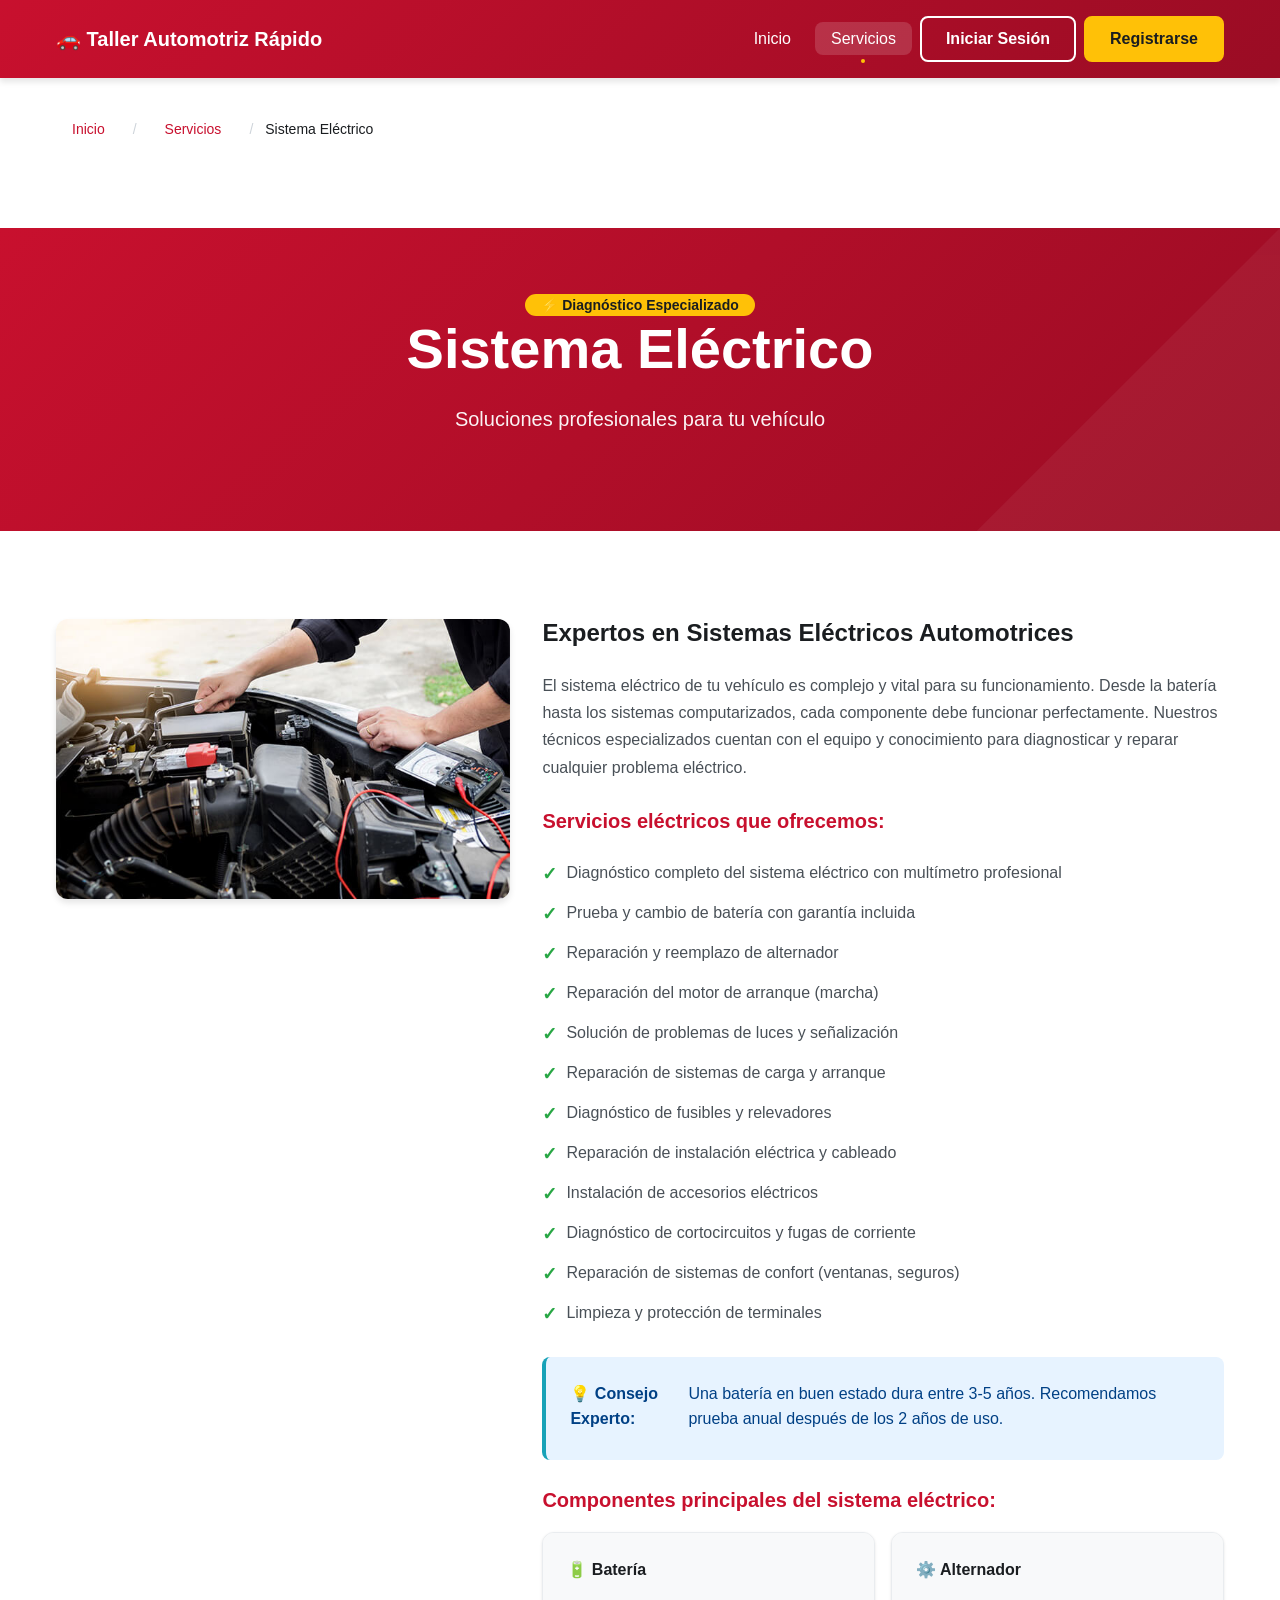
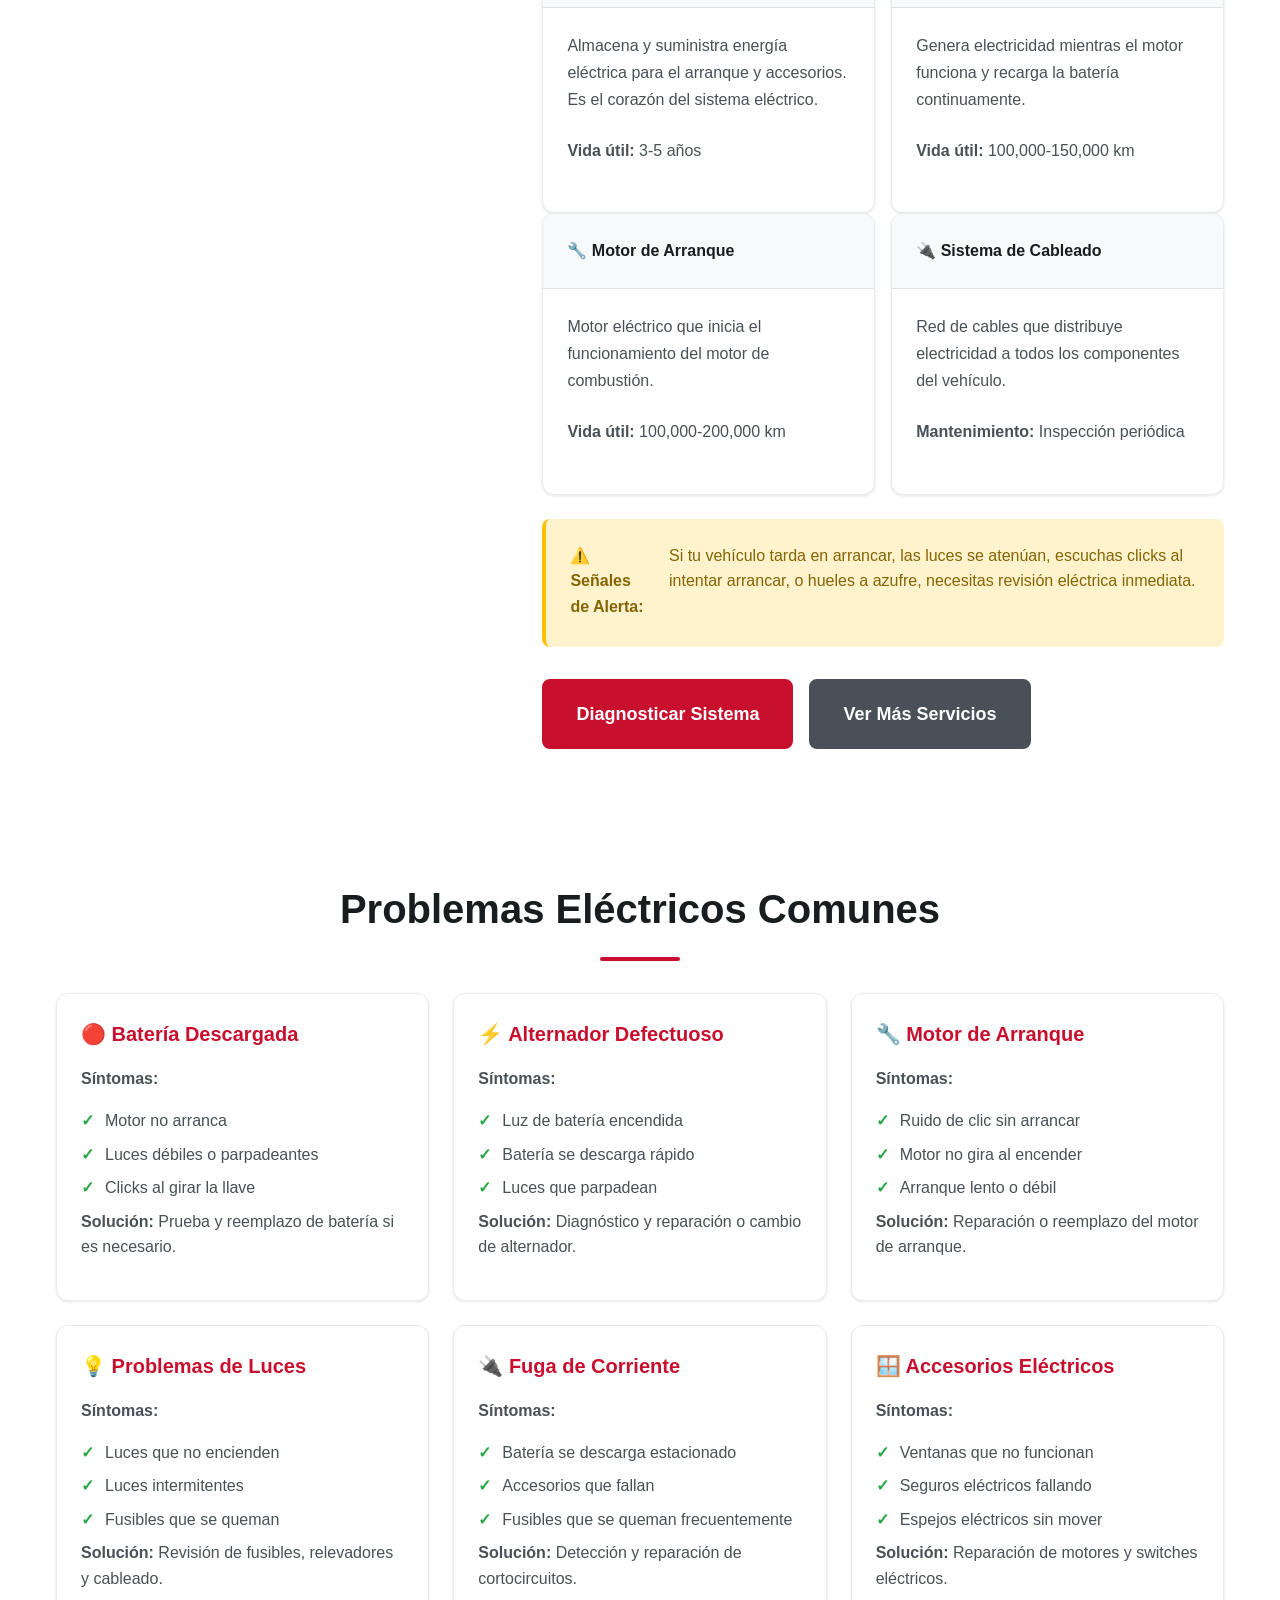
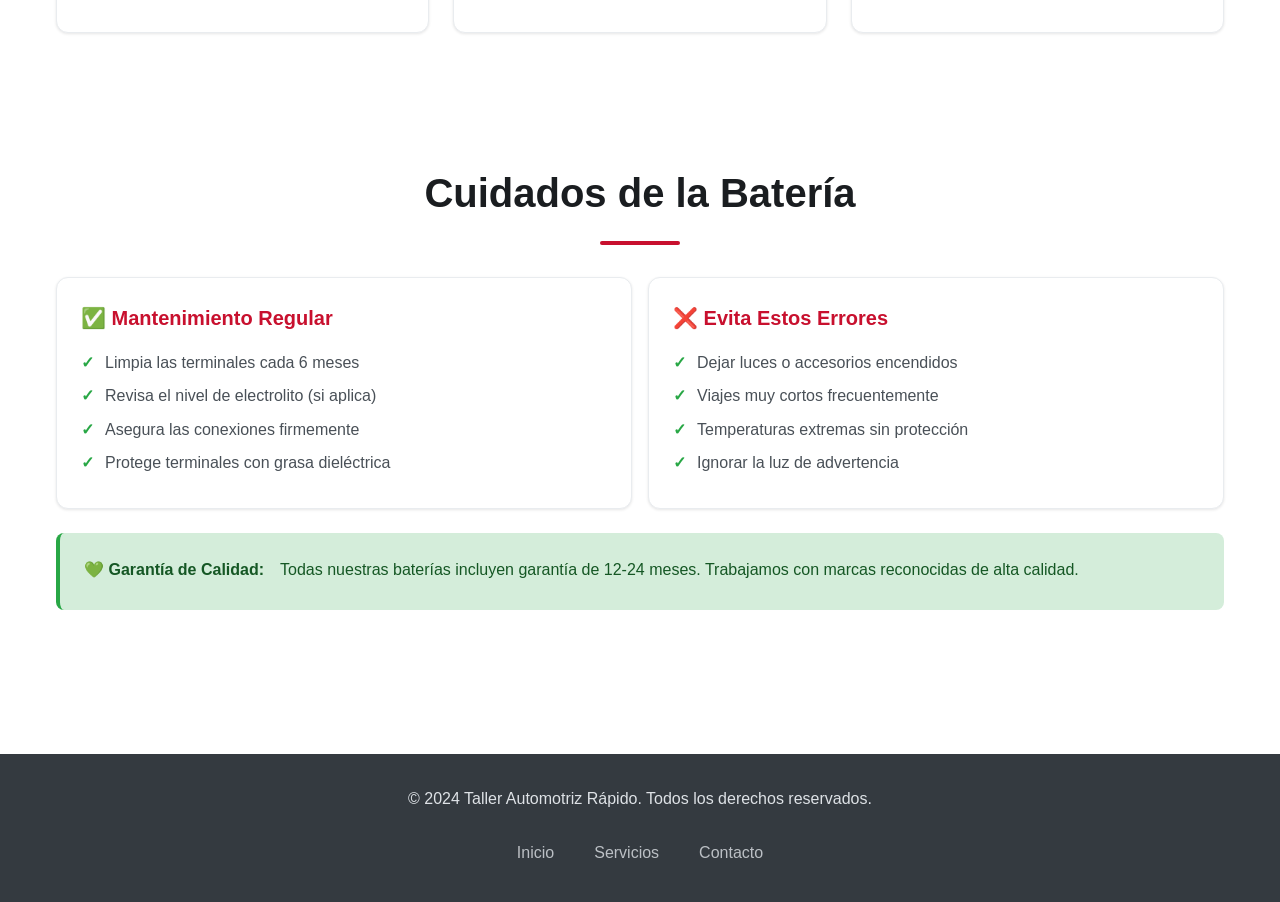
<file: web/resources/services/electrico.html>
<!DOCTYPE html>
<html lang="es">
<head>
    <meta charset="UTF-8">
    <meta name="viewport" content="width=device-width, initial-scale=1.0">
    <meta name="description" content="Reparación de Sistema Eléctrico - Soluciones profesionales para problemas eléctricos y de batería. Diagnóstico especializado y reparaciones certificadas.">
    <meta name="keywords" content="sistema eléctrico automotriz, batería de auto, alternador, arranque, instalación eléctrica">
    <meta name="theme-color" content="#c8102e">
    
    <title>Sistema Eléctrico - Taller Automotriz Rápido</title>
    <link rel="stylesheet" href="../css/styles.css">
    <link rel="icon" type="image/x-icon" href="../img/favicon.ico">
</head>
<body>
    <a href="#main-content" class="skip-to-content">Saltar al contenido</a>

    <header role="banner">
        <div class="container">
            <div class="header-content">
                <a href="../../index.html" class="logo">🚗 Taller Automotriz Rápido</a>
                <nav role="navigation">
                    <ul>
                        <li><a href="../../index.html">Inicio</a></li>
                        <li><a href="../../index.html#servicios" class="active">Servicios</a></li>
                        <li class="nav-buttons">
                            <a href="../../login.jsp" class="nav-btn login">Iniciar Sesión</a>
                            <a href="../../register.jsp" class="nav-btn register">Registrarse</a>
                        </li>
                    </ul>
                </nav>
            </div>
        </div>
    </header>

    <main id="main-content">
        <section class="services pt-md">
            <div class="container">
                <nav aria-label="Breadcrumb" class="breadcrumbs">
                    <a href="../../index.html">Inicio</a>
                    <span class="separator">/</span>
                    <a href="../../index.html#servicios">Servicios</a>
                    <span class="separator">/</span>
                    <span class="active">Sistema Eléctrico</span>
                </nav>
            </div>
        </section>

        <section class="hero">
            <div class="container">
                <div class="hero-content">
                    <span class="badge badge-warning mb">⚡ Diagnóstico Especializado</span>
                    <h1>Sistema Eléctrico</h1>
                    <p>Soluciones profesionales para tu vehículo</p>
                </div>
            </div>
        </section>

        <section class="services">
            <div class="container">
                <div class="service-detail">
                    <div class="service-image">
                        <img src="../img/electrico-detalle.jpg" 
                             alt="Técnico especializado diagnosticando sistema eléctrico vehicular con equipo profesional"
                             width="600"
                             height="400">
                    </div>
                    <div class="service-info">
                        <h2>Expertos en Sistemas Eléctricos Automotrices</h2>
                        <p>El sistema eléctrico de tu vehículo es complejo y vital para su funcionamiento. Desde la batería hasta los sistemas computarizados, cada componente debe funcionar perfectamente. Nuestros técnicos especializados cuentan con el equipo y conocimiento para diagnosticar y reparar cualquier problema eléctrico.</p>
                        
                        <h3 class="mt-lg mb">Servicios eléctricos que ofrecemos:</h3>
                        <ul>
                            <li>Diagnóstico completo del sistema eléctrico con multímetro profesional</li>
                            <li>Prueba y cambio de batería con garantía incluida</li>
                            <li>Reparación y reemplazo de alternador</li>
                            <li>Reparación del motor de arranque (marcha)</li>
                            <li>Solución de problemas de luces y señalización</li>
                            <li>Reparación de sistemas de carga y arranque</li>
                            <li>Diagnóstico de fusibles y relevadores</li>
                            <li>Reparación de instalación eléctrica y cableado</li>
                            <li>Instalación de accesorios eléctricos</li>
                            <li>Diagnóstico de cortocircuitos y fugas de corriente</li>
                            <li>Reparación de sistemas de confort (ventanas, seguros)</li>
                            <li>Limpieza y protección de terminales</li>
                        </ul>
                        
                        <div class="alert alert-info mt-lg">
                            <strong>💡 Consejo Experto:</strong> Una batería en buen estado dura entre 3-5 años. Recomendamos prueba anual después de los 2 años de uso.
                        </div>
                        
                        <h3 class="mt-lg mb">Componentes principales del sistema eléctrico:</h3>
                        <div class="row mt">
                            <div class="col">
                                <div class="card">
                                    <div class="card-header">
                                        <h4>🔋 Batería</h4>
                                    </div>
                                    <div class="card-body">
                                        <p>Almacena y suministra energía eléctrica para el arranque y accesorios. Es el corazón del sistema eléctrico.</p>
                                        <p><strong>Vida útil:</strong> 3-5 años</p>
                                    </div>
                                </div>
                            </div>
                            <div class="col">
                                <div class="card">
                                    <div class="card-header">
                                        <h4>⚙️ Alternador</h4>
                                    </div>
                                    <div class="card-body">
                                        <p>Genera electricidad mientras el motor funciona y recarga la batería continuamente.</p>
                                        <p><strong>Vida útil:</strong> 100,000-150,000 km</p>
                                    </div>
                                </div>
                            </div>
                        </div>
                        <div class="row mt">
                            <div class="col">
                                <div class="card">
                                    <div class="card-header">
                                        <h4>🔧 Motor de Arranque</h4>
                                    </div>
                                    <div class="card-body">
                                        <p>Motor eléctrico que inicia el funcionamiento del motor de combustión.</p>
                                        <p><strong>Vida útil:</strong> 100,000-200,000 km</p>
                                    </div>
                                </div>
                            </div>
                            <div class="col">
                                <div class="card">
                                    <div class="card-header">
                                        <h4>🔌 Sistema de Cableado</h4>
                                    </div>
                                    <div class="card-body">
                                        <p>Red de cables que distribuye electricidad a todos los componentes del vehículo.</p>
                                        <p><strong>Mantenimiento:</strong> Inspección periódica</p>
                                    </div>
                                </div>
                            </div>
                        </div>
                        
                        <div class="alert alert-warning mt-lg">
                            <strong>⚠️ Señales de Alerta:</strong> Si tu vehículo tarda en arrancar, las luces se atenúan, escuchas clicks al intentar arrancar, o hueles a azufre, necesitas revisión eléctrica inmediata.
                        </div>
                        
                         <div class="action-buttons">
                            <a href="../../login.jsp" class="btn btn-primary btn-lg">
                                Diagnosticar Sistema
                            </a>
                            <a href="../../index.html#servicios" class="btn btn-secondary btn-lg">
                                Ver Más Servicios
                            </a>
                        </div>
        </section>

        <section class="services" style="background: var(--white);">
            <div class="container">
                <h2 class="section-title">Problemas Eléctricos Comunes</h2>
                <div class="services-grid">
                    <div class="card">
                        <div class="card-body">
                            <h3>🔴 Batería Descargada</h3>
                            <p><strong>Síntomas:</strong></p>
                            <ul>
                                <li>Motor no arranca</li>
                                <li>Luces débiles o parpadeantes</li>
                                <li>Clicks al girar la llave</li>
                            </ul>
                            <p><strong>Solución:</strong> Prueba y reemplazo de batería si es necesario.</p>
                        </div>
                    </div>
                    
                    <div class="card">
                        <div class="card-body">
                            <h3>⚡ Alternador Defectuoso</h3>
                            <p><strong>Síntomas:</strong></p>
                            <ul>
                                <li>Luz de batería encendida</li>
                                <li>Batería se descarga rápido</li>
                                <li>Luces que parpadean</li>
                            </ul>
                            <p><strong>Solución:</strong> Diagnóstico y reparación o cambio de alternador.</p>
                        </div>
                    </div>
                    
                    <div class="card">
                        <div class="card-body">
                            <h3>🔧 Motor de Arranque</h3>
                            <p><strong>Síntomas:</strong></p>
                            <ul>
                                <li>Ruido de clic sin arrancar</li>
                                <li>Motor no gira al encender</li>
                                <li>Arranque lento o débil</li>
                            </ul>
                            <p><strong>Solución:</strong> Reparación o reemplazo del motor de arranque.</p>
                        </div>
                    </div>
                    
                    <div class="card">
                        <div class="card-body">
                            <h3>💡 Problemas de Luces</h3>
                            <p><strong>Síntomas:</strong></p>
                            <ul>
                                <li>Luces que no encienden</li>
                                <li>Luces intermitentes</li>
                                <li>Fusibles que se queman</li>
                            </ul>
                            <p><strong>Solución:</strong> Revisión de fusibles, relevadores y cableado.</p>
                        </div>
                    </div>
                    
                    <div class="card">
                        <div class="card-body">
                            <h3>🔌 Fuga de Corriente</h3>
                            <p><strong>Síntomas:</strong></p>
                            <ul>
                                <li>Batería se descarga estacionado</li>
                                <li>Accesorios que fallan</li>
                                <li>Fusibles que se queman frecuentemente</li>
                            </ul>
                            <p><strong>Solución:</strong> Detección y reparación de cortocircuitos.</p>
                        </div>
                    </div>
                    
                    <div class="card">
                        <div class="card-body">
                            <h3>🪟 Accesorios Eléctricos</h3>
                            <p><strong>Síntomas:</strong></p>
                            <ul>
                                <li>Ventanas que no funcionan</li>
                                <li>Seguros eléctricos fallando</li>
                                <li>Espejos eléctricos sin mover</li>
                            </ul>
                            <p><strong>Solución:</strong> Reparación de motores y switches eléctricos.</p>
                        </div>
                    </div>
                </div>
            </div>
        </section>

        <section class="services">
            <div class="container">
                <h2 class="section-title">Cuidados de la Batería</h2>
                <div class="row">
                    <div class="col">
                        <div class="card mb">
                            <div class="card-body">
                                <h3>✅ Mantenimiento Regular</h3>
                                <ul>
                                    <li>Limpia las terminales cada 6 meses</li>
                                    <li>Revisa el nivel de electrolito (si aplica)</li>
                                    <li>Asegura las conexiones firmemente</li>
                                    <li>Protege terminales con grasa dieléctrica</li>
                                </ul>
                            </div>
                        </div>
                    </div>
                    <div class="col">
                        <div class="card mb">
                            <div class="card-body">
                                <h3>❌ Evita Estos Errores</h3>
                                <ul>
                                    <li>Dejar luces o accesorios encendidos</li>
                                    <li>Viajes muy cortos frecuentemente</li>
                                    <li>Temperaturas extremas sin protección</li>
                                    <li>Ignorar la luz de advertencia</li>
                                </ul>
                            </div>
                        </div>
                    </div>
                </div>

                <div class="alert alert-success mt-lg">
                    <strong>💚 Garantía de Calidad:</strong> Todas nuestras baterías incluyen garantía de 12-24 meses. Trabajamos con marcas reconocidas de alta calidad.
                </div>
            </div>
        </section>
    </main>

    <footer role="contentinfo">
        <div class="container">
            <div class="footer-content">
                <p>&copy; 2024 Taller Automotriz Rápido. Todos los derechos reservados.</p>
                <nav aria-label="Navegación del pie de página">
                    <div class="footer-links">
                        <a href="../../index.html">Inicio</a>
                        <a href="../../index.html#servicios">Servicios</a>
                        <a href="../../login">Contacto</a>
                    </div>
                </nav>
            </div>
        </div>
    </footer>

    <script src="../js/script.js"></script>
</body>
</html>
</file>
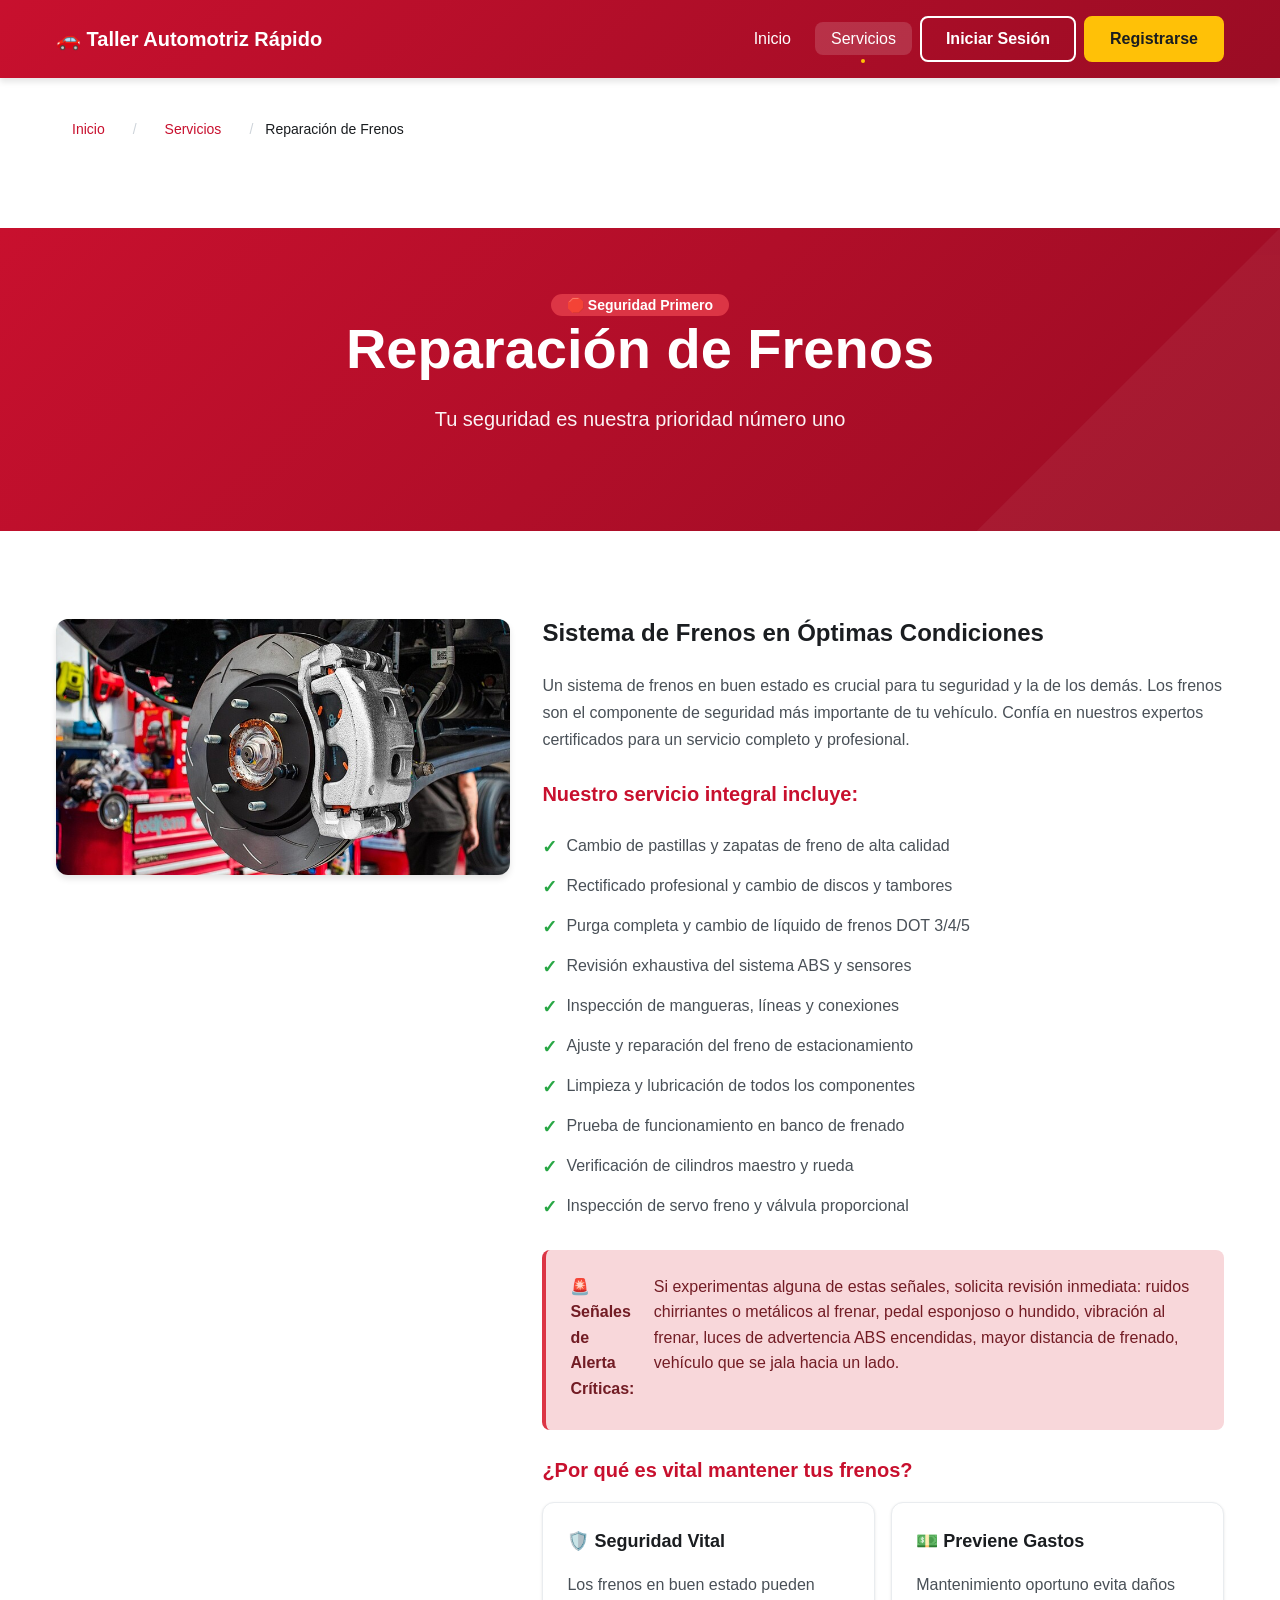
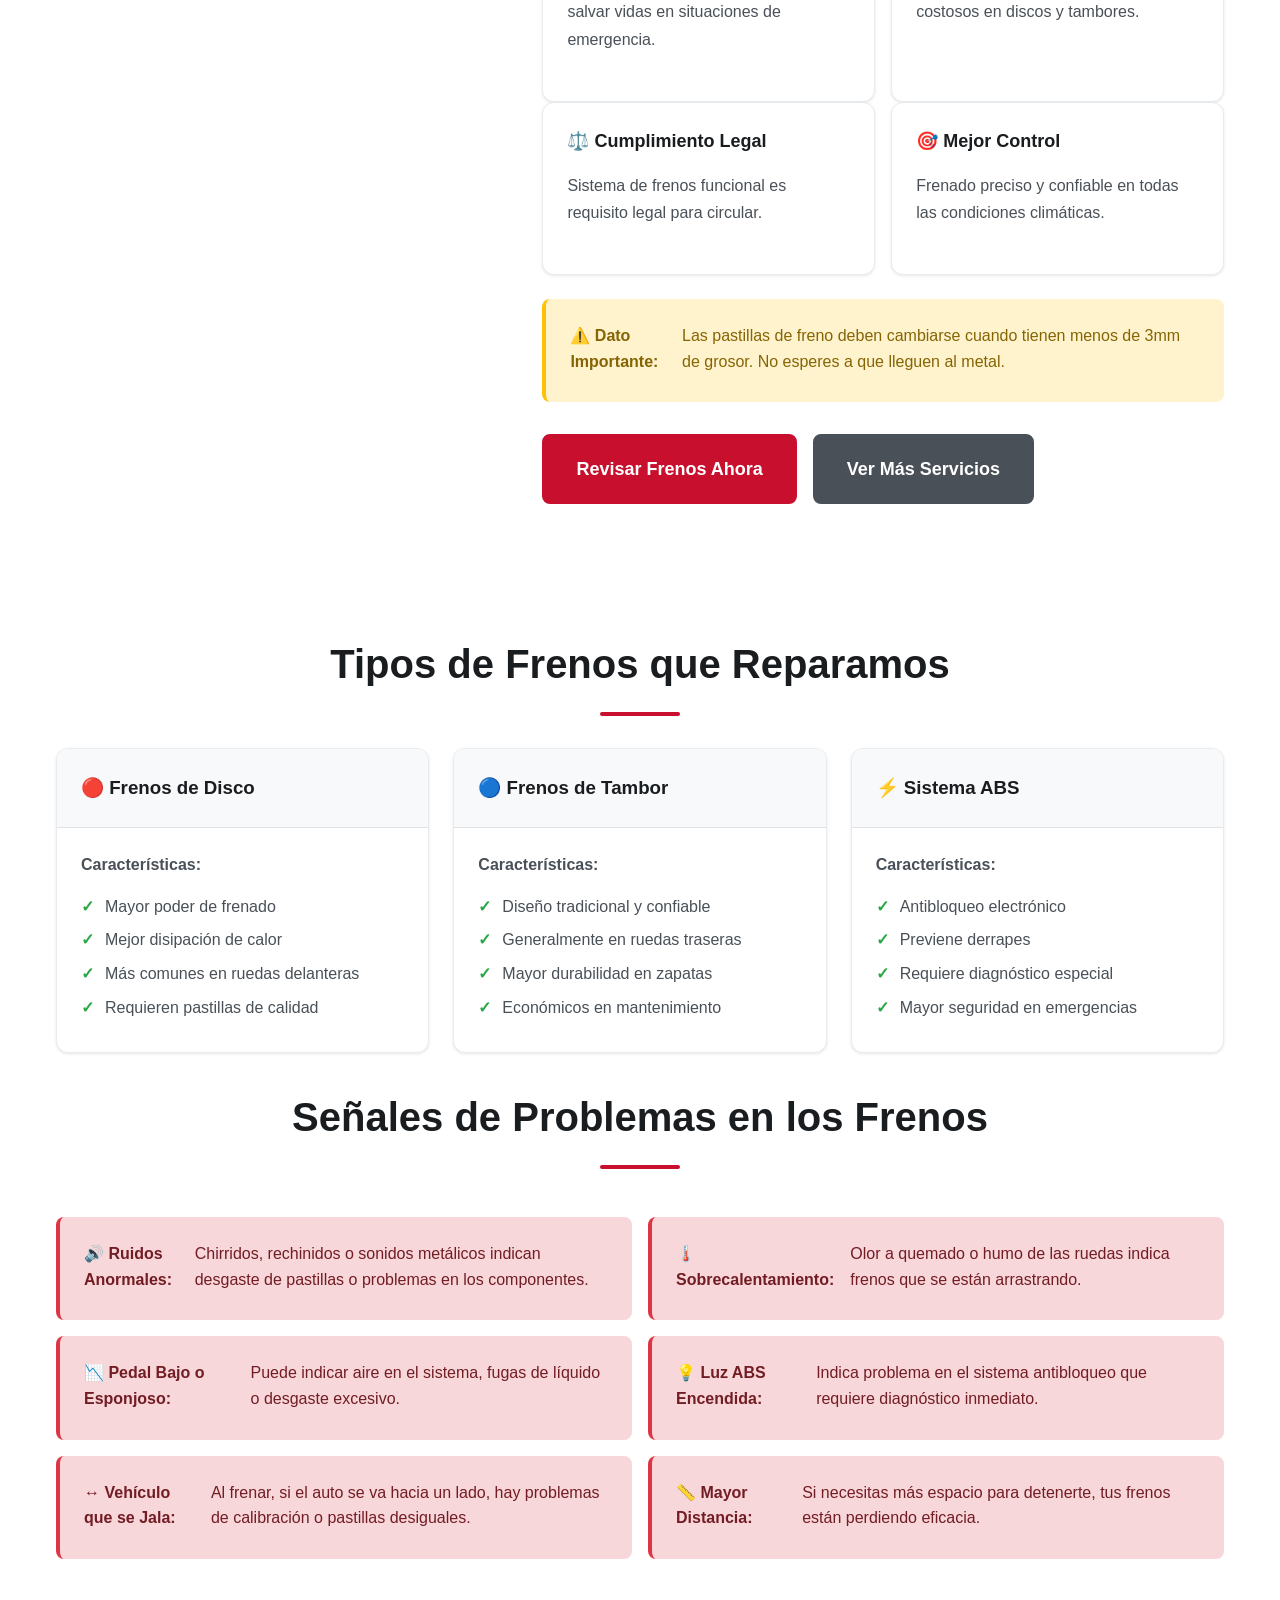
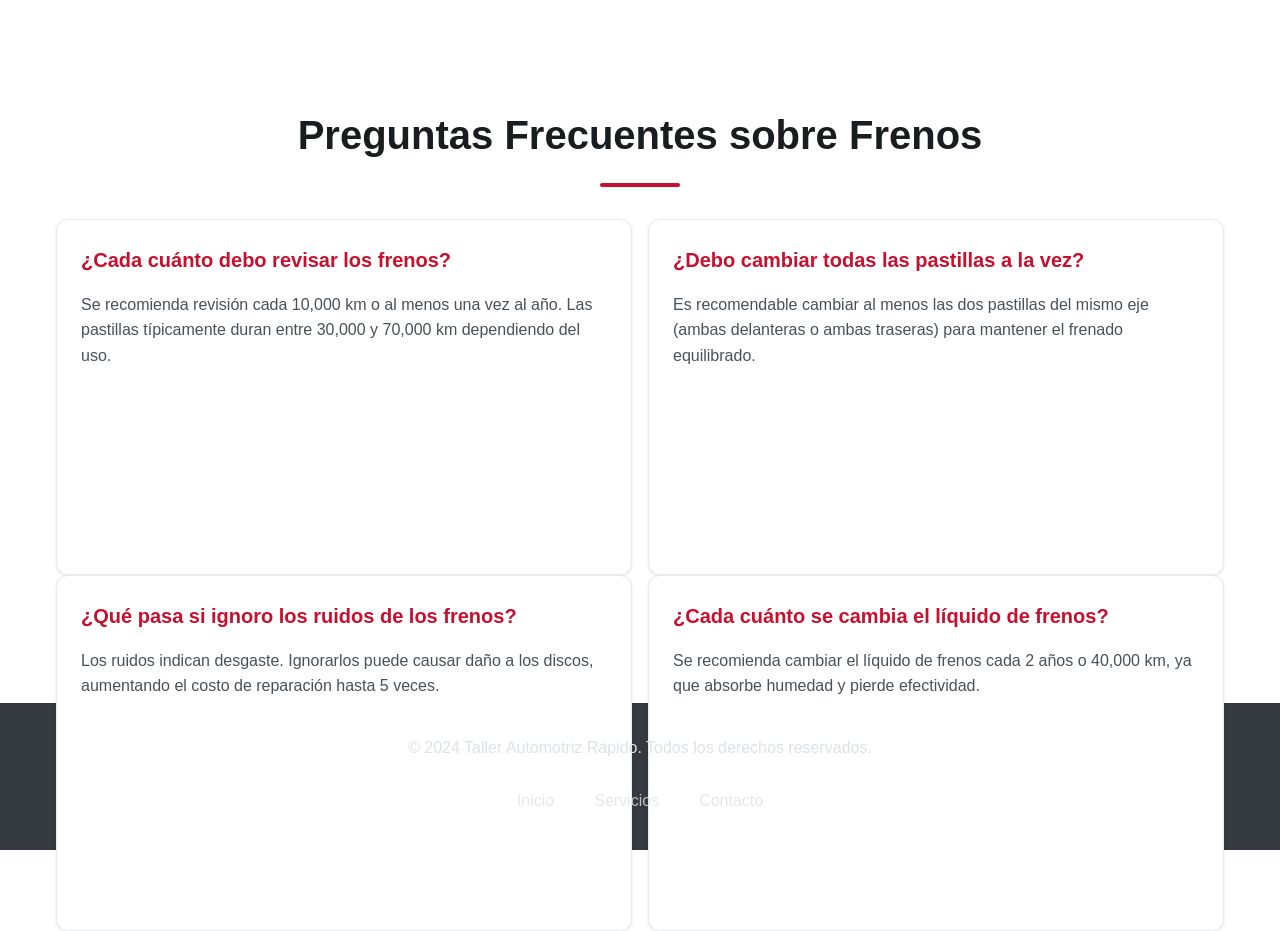
<file: web/resources/services/frenos.html>
<!DOCTYPE html>
<html lang="es">
<head>
    <meta charset="UTF-8">
    <meta name="viewport" content="width=device-width, initial-scale=1.0">
    <meta name="description" content="Reparación de Frenos Profesional - Tu seguridad es nuestra prioridad. Servicio completo de pastillas, discos, tambores y sistema ABS.">
    <meta name="keywords" content="reparación de frenos, pastillas de freno, discos de freno, sistema ABS, frenos hidráulicos">
    <meta name="theme-color" content="#c8102e">
    
    <title>Reparación de Frenos - Taller Automotriz Rápido</title>
    <link rel="stylesheet" href="../css/styles.css">
    <link rel="icon" type="image/x-icon" href="../img/favicon.ico">
</head>
<body>
    <a href="#main-content" class="skip-to-content">Saltar al contenido</a>

    <header role="banner">
        <div class="container">
            <div class="header-content">
                <a href="../../index.html" class="logo">🚗 Taller Automotriz Rápido</a>
                <nav role="navigation">
                    <ul>
                        <li><a href="../../index.html">Inicio</a></li>
                        <li><a href="../../index.html#servicios" class="active">Servicios</a></li>
                        <li class="nav-buttons">
                            <a href="../../login.jsp" class="nav-btn login">Iniciar Sesión</a>
                            <a href="../../register.jsp" class="nav-btn register">Registrarse</a>
                        </li>
                    </ul>
                </nav>
            </div>
        </div>
    </header>

    <main id="main-content">
        <section class="services pt-md">
            <div class="container">
                <nav aria-label="Breadcrumb" class="breadcrumbs">
                    <a href="../../index.html">Inicio</a>
                    <span class="separator">/</span>
                    <a href="../../index.html#servicios">Servicios</a>
                    <span class="separator">/</span>
                    <span class="active">Reparación de Frenos</span>
                </nav>
            </div>
        </section>

        <section class="hero">
            <div class="container">
                <div class="hero-content">
                    <span class="badge badge-danger mb">🛑 Seguridad Primero</span>
                    <h1>Reparación de Frenos</h1>
                    <p>Tu seguridad es nuestra prioridad número uno</p>
                </div>
            </div>
        </section>

        <section class="services">
            <div class="container">
                <div class="service-detail">
                    <div class="service-image">
                        <img src="../img/frenos-detalle.jpg" 
                             alt="Técnico especializado realizando reparación completa del sistema de frenos"
                             width="600"
                             height="400">
                    </div>
                    <div class="service-info">
                        <h2>Sistema de Frenos en Óptimas Condiciones</h2>
                        <p>Un sistema de frenos en buen estado es crucial para tu seguridad y la de los demás. Los frenos son el componente de seguridad más importante de tu vehículo. Confía en nuestros expertos certificados para un servicio completo y profesional.</p>
                        
                        <h3 class="mt-lg mb">Nuestro servicio integral incluye:</h3>
                        <ul>
                            <li>Cambio de pastillas y zapatas de freno de alta calidad</li>
                            <li>Rectificado profesional y cambio de discos y tambores</li>
                            <li>Purga completa y cambio de líquido de frenos DOT 3/4/5</li>
                            <li>Revisión exhaustiva del sistema ABS y sensores</li>
                            <li>Inspección de mangueras, líneas y conexiones</li>
                            <li>Ajuste y reparación del freno de estacionamiento</li>
                            <li>Limpieza y lubricación de todos los componentes</li>
                            <li>Prueba de funcionamiento en banco de frenado</li>
                            <li>Verificación de cilindros maestro y rueda</li>
                            <li>Inspección de servo freno y válvula proporcional</li>
                        </ul>
                        
                        <div class="alert alert-danger mt-lg">
                            <strong>🚨 Señales de Alerta Críticas:</strong> Si experimentas alguna de estas señales, solicita revisión inmediata: ruidos chirriantes o metálicos al frenar, pedal esponjoso o hundido, vibración al frenar, luces de advertencia ABS encendidas, mayor distancia de frenado, vehículo que se jala hacia un lado.
                        </div>
                        
                        <h3 class="mt-lg mb">¿Por qué es vital mantener tus frenos?</h3>
                        <div class="row mt">
                            <div class="col">
                                <div class="card">
                                    <div class="card-body">
                                        <h4>🛡️ Seguridad Vital</h4>
                                        <p>Los frenos en buen estado pueden salvar vidas en situaciones de emergencia.</p>
                                    </div>
                                </div>
                            </div>
                            <div class="col">
                                <div class="card">
                                    <div class="card-body">
                                        <h4>💵 Previene Gastos</h4>
                                        <p>Mantenimiento oportuno evita daños costosos en discos y tambores.</p>
                                    </div>
                                </div>
                            </div>
                        </div>
                        <div class="row mt">
                            <div class="col">
                                <div class="card">
                                    <div class="card-body">
                                        <h4>⚖️ Cumplimiento Legal</h4>
                                        <p>Sistema de frenos funcional es requisito legal para circular.</p>
                                    </div>
                                </div>
                            </div>
                            <div class="col">
                                <div class="card">
                                    <div class="card-body">
                                        <h4>🎯 Mejor Control</h4>
                                        <p>Frenado preciso y confiable en todas las condiciones climáticas.</p>
                                    </div>
                                </div>
                            </div>
                        </div>
                        
                        <div class="alert alert-warning mt-lg">
                            <strong>⚠️ Dato Importante:</strong> Las pastillas de freno deben cambiarse cuando tienen menos de 3mm de grosor. No esperes a que lleguen al metal.
                        </div>
                        
                      <div class="action-buttons">
                            <a href="../../login.jsp" class="btn btn-primary btn-lg">
                                Revisar Frenos Ahora
                            </a>
                            <a href="../../index.html#servicios" class="btn btn-secondary btn-lg">
                                Ver Más Servicios
                            </a>
                        </div>
        </section>

        <section class="services" style="background: var(--white);">
            <div class="container">
                <h2 class="section-title">Tipos de Frenos que Reparamos</h2>
                <div class="services-grid" style="grid-template-columns: repeat(auto-fit, minmax(280px, 1fr));">
                    <div class="card">
                        <div class="card-header">
                            <h3>🔴 Frenos de Disco</h3>
                        </div>
                        <div class="card-body">
                            <p><strong>Características:</strong></p>
                            <ul>
                                <li>Mayor poder de frenado</li>
                                <li>Mejor disipación de calor</li>
                                <li>Más comunes en ruedas delanteras</li>
                                <li>Requieren pastillas de calidad</li>
                            </ul>
                        </div>
                    </div>
                    
                    <div class="card">
                        <div class="card-header">
                            <h3>🔵 Frenos de Tambor</h3>
                        </div>
                        <div class="card-body">
                            <p><strong>Características:</strong></p>
                            <ul>
                                <li>Diseño tradicional y confiable</li>
                                <li>Generalmente en ruedas traseras</li>
                                <li>Mayor durabilidad en zapatas</li>
                                <li>Económicos en mantenimiento</li>
                            </ul>
                        </div>
                    </div>
                    
                    <div class="card">
                        <div class="card-header">
                            <h3>⚡ Sistema ABS</h3>
                        </div>
                        <div class="card-body">
                            <p><strong>Características:</strong></p>
                            <ul>
                                <li>Antibloqueo electrónico</li>
                                <li>Previene derrapes</li>
                                <li>Requiere diagnóstico especial</li>
                                <li>Mayor seguridad en emergencias</li>
                            </ul>
                        </div>
                    </div>
                </div>

                <h2 class="section-title mt-xl">Señales de Problemas en los Frenos</h2>
                <div class="row">
                    <div class="col">
                        <div class="alert alert-danger mb">
                            <strong>🔊 Ruidos Anormales:</strong> Chirridos, rechinidos o sonidos metálicos indican desgaste de pastillas o problemas en los componentes.
                        </div>
                        <div class="alert alert-danger mb">
                            <strong>📉 Pedal Bajo o Esponjoso:</strong> Puede indicar aire en el sistema, fugas de líquido o desgaste excesivo.
                        </div>
                        <div class="alert alert-danger">
                            <strong>↔️ Vehículo que se Jala:</strong> Al frenar, si el auto se va hacia un lado, hay problemas de calibración o pastillas desiguales.
                        </div>
                    </div>
                    <div class="col">
                        <div class="alert alert-danger mb">
                            <strong>🌡️ Sobrecalentamiento:</strong> Olor a quemado o humo de las ruedas indica frenos que se están arrastrando.
                        </div>
                        <div class="alert alert-danger mb">
                            <strong>💡 Luz ABS Encendida:</strong> Indica problema en el sistema antibloqueo que requiere diagnóstico inmediato.
                        </div>
                        <div class="alert alert-danger">
                            <strong>📏 Mayor Distancia:</strong> Si necesitas más espacio para detenerte, tus frenos están perdiendo eficacia.
                        </div>
                    </div>
                </div>
            </div>
        </section>

        <section class="services">
            <div class="container">
                <h2 class="section-title">Preguntas Frecuentes sobre Frenos</h2>
                <div class="row">
                    <div class="col">
                        <div class="card mb">
                            <div class="card-body">
                                <h3>¿Cada cuánto debo revisar los frenos?</h3>
                                <p>Se recomienda revisión cada 10,000 km o al menos una vez al año. Las pastillas típicamente duran entre 30,000 y 70,000 km dependiendo del uso.</p>
                            </div>
                        </div>
                        <div class="card">
                            <div class="card-body">
                                <h3>¿Qué pasa si ignoro los ruidos de los frenos?</h3>
                                <p>Los ruidos indican desgaste. Ignorarlos puede causar daño a los discos, aumentando el costo de reparación hasta 5 veces.</p>
                            </div>
                        </div>
                    </div>
                    <div class="col">
                        <div class="card mb">
                            <div class="card-body">
                                <h3>¿Debo cambiar todas las pastillas a la vez?</h3>
                                <p>Es recomendable cambiar al menos las dos pastillas del mismo eje (ambas delanteras o ambas traseras) para mantener el frenado equilibrado.</p>
                            </div>
                        </div>
                        <div class="card">
                            <div class="card-body">
                                <h3>¿Cada cuánto se cambia el líquido de frenos?</h3>
                                <p>Se recomienda cambiar el líquido de frenos cada 2 años o 40,000 km, ya que absorbe humedad y pierde efectividad.</p>
                            </div>
                        </div>
                    </div>
                </div>
            </div>
        </section>
    </main>

    <footer role="contentinfo">
        <div class="container">
            <div class="footer-content">
                <p>&copy; 2024 Taller Automotriz Rápido. Todos los derechos reservados.</p>
                <nav aria-label="Navegación del pie de página">
                    <div class="footer-links">
                        <a href="../../index.html">Inicio</a>
                        <a href="../../index.html#servicios">Servicios</a>
                        <a href="../../login">Contacto</a>
                    </div>
                </nav>
            </div>
        </div>
    </footer>

    <script src="../js/script.js"></script>
</body>
</html>
</file>
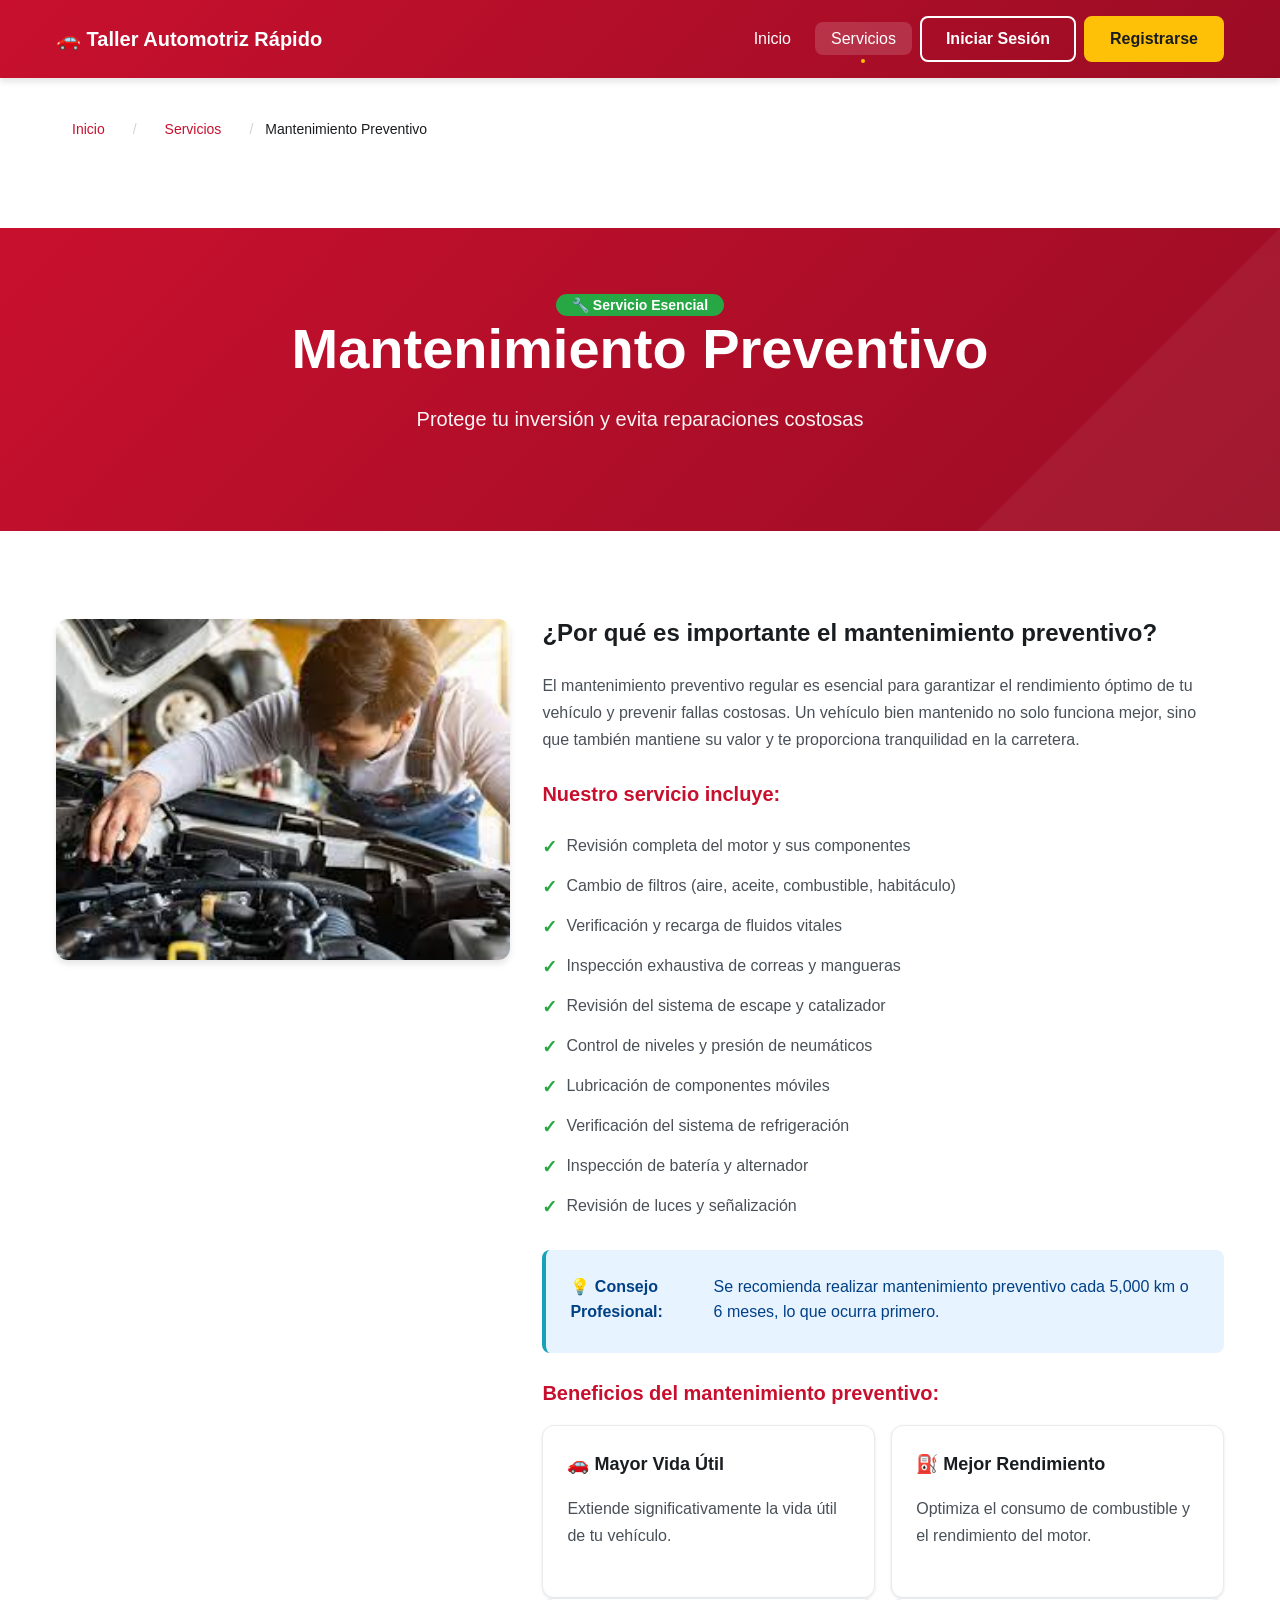
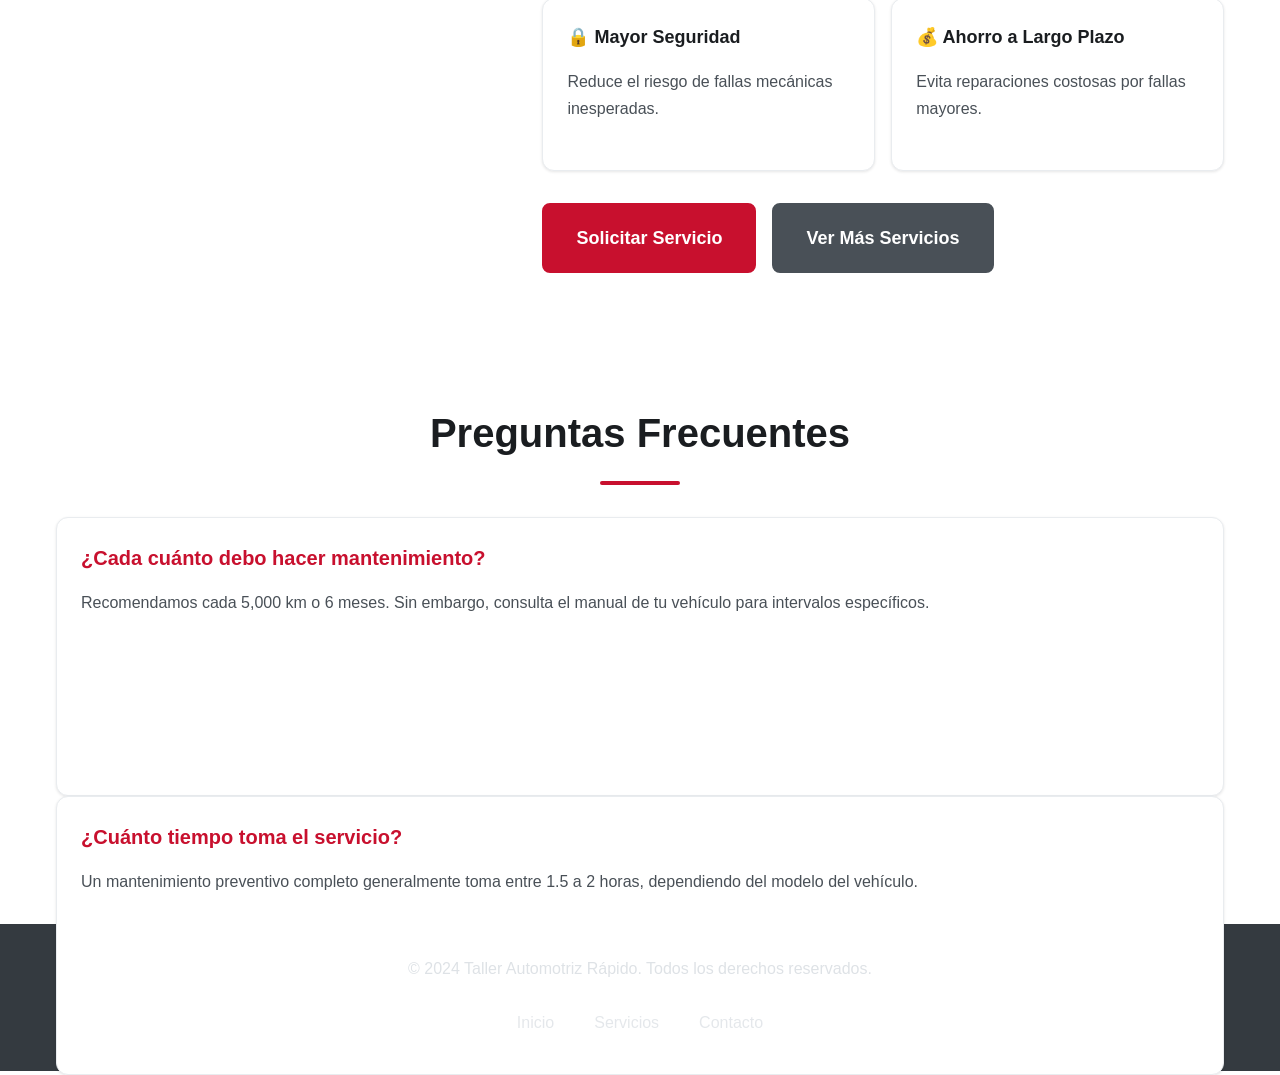
<file: web/resources/services/mantenimiento.html>
<!DOCTYPE html>
<html lang="es">
<head>
    <meta charset="UTF-8">
    <meta name="viewport" content="width=device-width, initial-scale=1.0">
    <meta name="description" content="Servicio de Mantenimiento Preventivo - Protege tu inversión y evita reparaciones costosas. Revisión completa del motor, filtros, fluidos y más.">
    <meta name="keywords" content="mantenimiento preventivo, revisión de motor, cambio de filtros, mantenimiento vehicular">
    <meta name="theme-color" content="#c8102e">
    
    <title>Mantenimiento Preventivo - Taller Automotriz Rápido</title>
    <link rel="stylesheet" href="../css/styles.css">
    <link rel="icon" type="image/x-icon" href="../img/favicon.ico">
</head>
<body>
    <!-- Skip to content -->
    <a href="#main-content" class="skip-to-content">Saltar al contenido</a>

    <!-- Encabezado -->
    <header role="banner">
        <div class="container">
            <div class="header-content">
                <a href="../../index.html" class="logo" aria-label="Taller Automotriz Rápido - Inicio">
                    🚗 Taller Automotriz Rápido
                </a>
                <nav role="navigation" aria-label="Navegación principal">
                    <ul>
                        <li><a href="../../index.html">Inicio</a></li>
                        <li><a href="../../index.html#servicios" class="active" aria-current="page">Servicios</a></li>
                        <li class="nav-buttons">
                            <a href="../../login.jsp" class="nav-btn login">Iniciar Sesión</a>
                            <a href="../../register.jsp" class="nav-btn register">Registrarse</a>
                        </li>
                    </ul>
                </nav>
            </div>
        </div>
    </header>

    <!-- Contenido Principal -->
    <main id="main-content">
        <!-- Breadcrumbs -->
        <section class="services pt-md">
            <div class="container">
                <nav aria-label="Breadcrumb" class="breadcrumbs">
                    <a href="../../index.html">Inicio</a>
                    <span class="separator">/</span>
                    <a href="../../index.html#servicios">Servicios</a>
                    <span class="separator">/</span>
                    <span class="active">Mantenimiento Preventivo</span>
                </nav>
            </div>
        </section>

        <!-- Banner del Servicio -->
        <section class="hero" aria-labelledby="hero-title">
            <div class="container">
                <div class="hero-content">
                    <span class="badge badge-success mb">🔧 Servicio Esencial</span>
                    <h1 id="hero-title">Mantenimiento Preventivo</h1>
                    <p>Protege tu inversión y evita reparaciones costosas</p>
                </div>
            </div>
        </section>

        <!-- Detalle del Servicio -->
        <section class="services">
            <div class="container">
                <div class="service-detail">
                    <div class="service-image">
                        <img src="../img/mantenimiento-detalle.jpg" 
                             alt="Técnico profesional realizando mantenimiento preventivo completo a un vehículo"
                             width="600"
                             height="400">
                    </div>
                    <div class="service-info">
                        <h2>¿Por qué es importante el mantenimiento preventivo?</h2>
                        <p>El mantenimiento preventivo regular es esencial para garantizar el rendimiento óptimo de tu vehículo y prevenir fallas costosas. Un vehículo bien mantenido no solo funciona mejor, sino que también mantiene su valor y te proporciona tranquilidad en la carretera.</p>
                        
                        <h3 class="mt-lg mb">Nuestro servicio incluye:</h3>
                        <ul>
                            <li>Revisión completa del motor y sus componentes</li>
                            <li>Cambio de filtros (aire, aceite, combustible, habitáculo)</li>
                            <li>Verificación y recarga de fluidos vitales</li>
                            <li>Inspección exhaustiva de correas y mangueras</li>
                            <li>Revisión del sistema de escape y catalizador</li>
                            <li>Control de niveles y presión de neumáticos</li>
                            <li>Lubricación de componentes móviles</li>
                            <li>Verificación del sistema de refrigeración</li>
                            <li>Inspección de batería y alternador</li>
                            <li>Revisión de luces y señalización</li>
                        </ul>
                        
                        <div class="alert alert-info mt-lg">
                            <strong>💡 Consejo Profesional:</strong> Se recomienda realizar mantenimiento preventivo cada 5,000 km o 6 meses, lo que ocurra primero.
                        </div>
                        
                        <h3 class="mt-lg mb">Beneficios del mantenimiento preventivo:</h3>
                        <div class="row mt">
                            <div class="col">
                                <div class="card">
                                    <div class="card-body">
                                        <h4>🚗 Mayor Vida Útil</h4>
                                        <p>Extiende significativamente la vida útil de tu vehículo.</p>
                                    </div>
                                </div>
                            </div>
                            <div class="col">
                                <div class="card">
                                    <div class="card-body">
                                        <h4>⛽ Mejor Rendimiento</h4>
                                        <p>Optimiza el consumo de combustible y el rendimiento del motor.</p>
                                    </div>
                                </div>
                            </div>
                        </div>
                        <div class="row mt">
                            <div class="col">
                                <div class="card">
                                    <div class="card-body">
                                        <h4>🔒 Mayor Seguridad</h4>
                                        <p>Reduce el riesgo de fallas mecánicas inesperadas.</p>
                                    </div>
                                </div>
                            </div>
                            <div class="col">
                                <div class="card">
                                    <div class="card-body">
                                        <h4>💰 Ahorro a Largo Plazo</h4>
                                        <p>Evita reparaciones costosas por fallas mayores.</p>
                                    </div>
                                </div>
                            </div>
                        </div>
                        
                         <div class="action-buttons">
                            <a href="../../login.jsp" class="btn btn-primary btn-lg">
                                Solicitar Servicio
                            </a>
                            <a href="../../index.html#servicios" class="btn btn-secondary btn-lg">
                                Ver Más Servicios
                            </a>
                        </div>
        </section>

        <!-- Sección de Preguntas Frecuentes -->
        <section class="services" style="background: var(--white);">
            <div class="container">
                <h2 class="section-title">Preguntas Frecuentes</h2>
                <div class="row">
                    <div class="col">
                        <div class="card mb">
                            <div class="card-body">
                                <h3>¿Cada cuánto debo hacer mantenimiento?</h3>
                                <p>Recomendamos cada 5,000 km o 6 meses. Sin embargo, consulta el manual de tu vehículo para intervalos específicos.</p>
                            </div>
                        </div>
                        <div class="card">
                            <div class="card-body">
                                <h3>¿Cuánto tiempo toma el servicio?</h3>
                                <p>Un mantenimiento preventivo completo generalmente toma entre 1.5 a 2 horas, dependiendo del modelo del vehículo.</p>
                            </div>
                        </div>
                    </div>
                </div>
            </div>
        </section>
    </main>

    <!-- Pie de página -->
    <footer role="contentinfo">
        <div class="container">
            <div class="footer-content">
                <p>&copy; 2024 Taller Automotriz Rápido. Todos los derechos reservados.</p>
                <nav aria-label="Navegación del pie de página">
                    <div class="footer-links">
                        <a href="../../index.html">Inicio</a>
                        <a href="../../index.html#servicios">Servicios</a>
                        <a href="../../login">Contacto</a>
                    </div>
                </nav>
            </div>
        </div>
    </footer>

    <script src="../js/script.js"></script>
</body>
</html>
</file>
<file: web/resources/css/styles.css>
/* ============================================
   TALLER AUTOMOTRIZ RÁPIDO - SISTEMA DE ESTILOS OPTIMIZADO
   ============================================ */

/* ============================================
   1. VARIABLES CSS Y CONFIGURACIÓN GLOBAL MEJORADA
   ============================================ */
:root {
    /* Colores Principales - Mejor contraste */
    --primary-color: #c8102e;
    --primary-dark: #9a0c24;
    --primary-light: #e6173a;
    --secondary-color: #ffc107;
    --secondary-dark: #e6ac00;
    --secondary-light: #ffd54f;
    
    /* Colores de Estado Mejorados */
    --success-color: #28a745;
    --success-dark: #1e7e34;
    --info-color: #17a2b8;
    --info-dark: #138496;
    --warning-color: #ffc107;
    --warning-dark: #e0a800;
    --danger-color: #dc3545;
    --danger-dark: #c82333;
    
    /* Colores Neutros Mejorados - Sin negro */
    --white: #ffffff;
    --light-gray: #f8f9fa;
    --gray-100: #f8f9fa;
    --gray-200: #e9ecef;
    --gray-300: #dee2e6;
    --gray-400: #ced4da;
    --gray-500: #6c757d;
    --gray-600: #495057;
    --gray-700: #343a40;
    --gray-800: #212529;
    --gray-900: #1a1d20;
    --pure-white: #ffffff;
    
    /* Colores de Texto Mejorados */
    --text-primary: var(--gray-900);
    --text-secondary: var(--gray-600);
    --text-light: var(--pure-white);
    --text-muted: var(--gray-500);
    
    /* Sombras Mejoradas */
    --shadow-sm: 0 1px 3px rgba(0, 0, 0, 0.1);
    --shadow-md: 0 4px 6px rgba(0, 0, 0, 0.1);
    --shadow-lg: 0 10px 25px rgba(0, 0, 0, 0.15);
    --shadow-xl: 0 20px 50px rgba(0, 0, 0, 0.2);
    
    /* Transiciones Mejoradas */
    --transition-fast: 0.15s ease-in-out;
    --transition-normal: 0.25s ease-in-out;
    --transition-slow: 0.4s ease-in-out;
    --transition-bounce: 0.5s cubic-bezier(0.68, -0.55, 0.265, 1.55);
    
    /* Espaciado Mejorado */
    --spacing-xs: 0.25rem;
    --spacing-sm: 0.5rem;
    --spacing-md: 1rem;
    --spacing-lg: 1.5rem;
    --spacing-xl: 2rem;
    --spacing-xxl: 3rem;
    --spacing-xxxl: 4rem;
    
    /* Tipografía Mejorada */
    --font-primary: -apple-system, BlinkMacSystemFont, 'Segoe UI', 'Roboto', 'Oxygen', 'Ubuntu', 'Cantarell', sans-serif;
    --font-heading: var(--font-primary);
    --font-size-base: 16px;
    --font-size-sm: 0.875rem;
    --font-size-lg: 1.125rem;
    --font-size-xl: 1.25rem;
    --font-size-xxl: 1.5rem;
    --font-size-xxxl: 2rem;
    
    /* Bordes Mejorados */
    --border-radius: 8px;
    --border-radius-sm: 4px;
    --border-radius-lg: 12px;
    --border-radius-xl: 16px;
    --border-radius-pill: 50px;
    
    /* Breakpoints para responsive */
    --breakpoint-sm: 576px;
    --breakpoint-md: 768px;
    --breakpoint-lg: 992px;
    --breakpoint-xl: 1200px;
    
    /* Z-index escala */
    --z-dropdown: 1000;
    --z-sticky: 1020;
    --z-fixed: 1030;
    --z-modal: 1040;
    --z-popover: 1050;
    --z-tooltip: 1060;
}

/* ============================================
   2. RESET Y ESTILOS BASE MEJORADOS
   ============================================ */
*, *::before, *::after {
    box-sizing: border-box;
}

* {
    margin: 0;
    padding: 0;
}

html {
    font-size: var(--font-size-base);
    scroll-behavior: smooth;
    -webkit-text-size-adjust: 100%;
}

body {
    font-family: var(--font-primary);
    line-height: 1.6;
    color: var(--text-primary);
    background-color: var(--pure-white);
    overflow-x: hidden;
    text-rendering: optimizeSpeed;
}

/* Mejoras en imágenes */
img, picture, video, canvas, svg {
    display: block;
    max-width: 100%;
    height: auto;
}

/* Mejoras en enlaces */
a {
    text-decoration: none;
    color: inherit;
    transition: all var(--transition-fast);
}

a:not([class]) {
    text-decoration-skip-ink: auto;
}

/* Mejoras en listas */
ul, ol {
    list-style: none;
}

/* Mejoras en botones e inputs */
button, input, select, textarea {
    font: inherit;
    border: none;
    background: none;
}

/* ============================================
   3. UTILIDADES DE ACCESIBILIDAD MEJORADAS
   ============================================ */
.skip-to-content {
    position: absolute;
    top: -100px;
    left: 0;
    background: var(--primary-color);
    color: var(--pure-white);
    padding: var(--spacing-sm) var(--spacing-md);
    text-decoration: none;
    z-index: var(--z-skip-link);
    border-radius: 0 0 var(--border-radius) 0;
    font-weight: 600;
    transition: top var(--transition-normal);
}

.skip-to-content:focus {
    top: 0;
    outline: 3px solid var(--secondary-color);
    outline-offset: 2px;
}

/* Mejoras de foco para accesibilidad */
:focus-visible {
    outline: 3px solid var(--primary-color);
    outline-offset: 2px;
    border-radius: var(--border-radius-sm);
}

/* ============================================
   4. CONTENEDORES Y GRID MEJORADOS
   ============================================ */
.container {
    width: 100%;
    max-width: var(--breakpoint-xl);
    margin: 0 auto;
    padding: 0 var(--spacing-md);
}

.container-fluid {
    width: 100%;
    padding: 0 var(--spacing-md);
}

/* Sistema de grid mejorado */
.row {
    display: flex;
    flex-wrap: wrap;
    margin: 0 calc(var(--spacing-sm) * -1);
}

.col {
    flex: 1 0 0%;
    padding: 0 var(--spacing-sm);
    min-width: 0; /* Previene overflow */
}

/* ============================================
   5. HEADER Y NAVEGACIÓN MEJORADOS
   ============================================ */
header {
    background: linear-gradient(135deg, var(--primary-color) 0%, var(--primary-dark) 100%);
    padding: var(--spacing-md) 0;
    box-shadow: var(--shadow-md);
    position: sticky;
    top: 0;
    z-index: var(--z-sticky);
    backdrop-filter: blur(10px);
}

.header-content {
    display: flex;
    justify-content: space-between;
    align-items: center;
    gap: var(--spacing-lg);
}

.logo {
    font-size: var(--font-size-xl);
    font-weight: 700;
    color: var(--pure-white);
    display: flex;
    align-items: center;
    gap: var(--spacing-sm);
    transition: all var(--transition-normal);
    font-family: var(--font-heading);
}

.logo:hover {
    transform: translateY(-2px);
    text-shadow: 0 2px 4px rgba(0, 0, 0, 0.2);
}

/* Navegación principal mejorada */
nav ul {
    display: flex;
    gap: var(--spacing-sm);
    align-items: center;
}

nav a {
    color: var(--pure-white);
    font-weight: 500;
    padding: var(--spacing-sm) var(--spacing-md);
    border-radius: var(--border-radius);
    transition: all var(--transition-normal);
    position: relative;
}

nav a:hover,
nav a:focus,
nav a.active {
    background: rgba(255, 255, 255, 0.15);
    transform: translateY(-1px);
}

nav a.active::after {
    content: '';
    position: absolute;
    bottom: -8px;
    left: 50%;
    transform: translateX(-50%);
    width: 4px;
    height: 4px;
    background: var(--secondary-color);
    border-radius: 50%;
}

/* Botones de navegación mejorados */
.nav-buttons {
    display: flex;
    gap: var(--spacing-sm);
    align-items: center;
}

.nav-btn {
    padding: var(--spacing-sm) var(--spacing-lg);
    border-radius: var(--border-radius);
    font-weight: 600;
    transition: all var(--transition-normal);
    border: 2px solid transparent;
    white-space: nowrap;
}

.nav-btn.login {
    background: transparent;
    border-color: var(--pure-white);
    color: var(--pure-white);
}

.nav-btn.login:hover,
.nav-btn.login:focus {
    background: var(--pure-white);
    color: var(--primary-color);
    transform: translateY(-2px);
}

.nav-btn.register {
    background: var(--secondary-color);
    color: var(--text-primary);
    border-color: var(--secondary-color);
}

.nav-btn.register:hover,
.nav-btn.register:focus {
    background: var(--secondary-dark);
    border-color: var(--secondary-dark);
    transform: translateY(-2px);
    box-shadow: var(--shadow-md);
}

/* ============================================
   6. HERO SECTION MEJORADA
   ============================================ */
.hero {
    background: linear-gradient(135deg, var(--primary-color) 0%, var(--primary-dark) 100%);
    padding: var(--spacing-xxxl) 0;
    color: var(--pure-white);
    text-align: center;
    position: relative;
    overflow: hidden;
}

.hero::before {
    content: '';
    position: absolute;
    top: 0;
    left: 0;
    right: 0;
    bottom: 0;
    background: url('data:image/svg+xml,<svg xmlns="http://www.w3.org/2000/svg" viewBox="0 0 1000 1000" opacity="0.05"><polygon fill="white" points="0,1000 1000,0 1000,1000"/></svg>');
    background-size: cover;
}

.hero-content {
    max-width: 800px;
    margin: 0 auto;
    position: relative;
    z-index: 1;
}

.hero h1 {
    font-size: clamp(2rem, 5vw, 3.5rem);
    margin-bottom: var(--spacing-lg);
    font-weight: 800;
    line-height: 1.1;
    font-family: var(--font-heading);
}

.hero p {
    font-size: clamp(1rem, 2vw, 1.25rem);
    margin-bottom: var(--spacing-xl);
    opacity: 0.95;
    line-height: 1.6;
}

/* ============================================
   7. BOTONES MEJORADOS
   ============================================ */
.btn {
    display: inline-flex;
    align-items: center;
    justify-content: center;
    gap: var(--spacing-sm);
    padding: var(--spacing-md) var(--spacing-lg);
    border-radius: var(--border-radius);
    font-weight: 600;
    text-align: center;
    cursor: pointer;
    border: 2px solid transparent;
    transition: all var(--transition-normal);
    font-size: 1rem;
    line-height: 1;
    position: relative;
    overflow: hidden;
}

.btn::before {
    content: '';
    position: absolute;
    top: 0;
    left: -100%;
    width: 100%;
    height: 100%;
    background: linear-gradient(90deg, transparent, rgba(255,255,255,0.2), transparent);
    transition: left var(--transition-slow);
}

.btn:hover::before {
    left: 100%;
}

.btn:hover,
.btn:focus {
    transform: translateY(-2px);
    box-shadow: var(--shadow-md);
}

.btn:active {
    transform: translateY(0);
}

.btn-primary {
    background: var(--primary-color);
    color: var(--pure-white);
    border-color: var(--primary-color);
}

.btn-primary:hover,
.btn-primary:focus {
    background: var(--primary-dark);
    border-color: var(--primary-dark);
}

.btn-secondary {
    background: var(--gray-600);
    color: var(--pure-white);
    border-color: var(--gray-600);
}

.btn-secondary:hover,
.btn-secondary:focus {
    background: var(--gray-700);
    border-color: var(--gray-700);
}

.btn-white {
    background: var(--pure-white);
    color: var(--primary-color);
    border-color: var(--pure-white);
}

.btn-white:hover,
.btn-white:focus {
    background: var(--gray-100);
    border-color: var(--gray-100);
    color: var(--primary-dark);
}

.btn-outline {
    background: transparent;
    color: var(--primary-color);
    border-color: var(--primary-color);
}

.btn-outline:hover,
.btn-outline:focus {
    background: var(--primary-color);
    color: var(--pure-white);
}

/* Tamaños de botones */
.btn-sm {
    padding: var(--spacing-sm) var(--spacing-md);
    font-size: var(--font-size-sm);
}

.btn-lg {
    padding: var(--spacing-lg) var(--spacing-xl);
    font-size: var(--font-size-lg);
}

.btn-xl {
    padding: var(--spacing-xl) var(--spacing-xxl);
    font-size: var(--font-size-xl);
}

/* Estados de botones */
.btn:disabled {
    opacity: 0.6;
    cursor: not-allowed;
    transform: none !important;
}

.btn.loading {
    pointer-events: none;
    opacity: 0.8;
}

/* ============================================
   8. SECCIONES MEJORADAS
   ============================================ */
.services {
    padding: var(--spacing-xxxl) 0;
    background: var(--pure-white);
}

.section-title {
    text-align: center;
    font-size: clamp(1.75rem, 4vw, 2.5rem);
    margin-bottom: var(--spacing-xl);
    color: var(--text-primary);
    font-weight: 700;
    font-family: var(--font-heading);
    position: relative;
}

.section-title::after {
    content: '';
    display: block;
    width: 80px;
    height: 4px;
    background: var(--primary-color);
    margin: var(--spacing-md) auto 0;
    border-radius: 2px;
}

/* ============================================
   9. TARJETAS (CARDS) MEJORADAS
   ============================================ */
.services-grid {
    display: grid;
    grid-template-columns: repeat(auto-fit, minmax(min(100%, 320px), 1fr));
    gap: var(--spacing-lg);
    margin-top: var(--spacing-xl);
}

.card {
    background: var(--pure-white);
    border-radius: var(--border-radius-lg);
    overflow: hidden;
    box-shadow: var(--shadow-sm);
    transition: all var(--transition-normal);
    border: 1px solid var(--gray-200);
    display: flex;
    flex-direction: column;
    height: 100%;
}

.card:hover {
    box-shadow: var(--shadow-lg);
    transform: translateY(-8px);
    border-color: var(--primary-light);
}

.service-card {
    display: flex;
    flex-direction: column;
    height: 100%;
}

.service-icon {
    width: 100%;
    height: 200px;
    overflow: hidden;
    position: relative;
}

.service-icon img {
    width: 100%;
    height: 100%;
    object-fit: cover;
    transition: transform var(--transition-slow);
}

.service-card:hover .service-icon img {
    transform: scale(1.1);
}

.card-header {
    padding: var(--spacing-lg);
    background: var(--light-gray);
    border-bottom: 1px solid var(--gray-300);
}

.card-header h3,
.card-header h4 {
    margin: 0;
    color: var(--text-primary);
    font-family: var(--font-heading);
}

.card-body {
    padding: var(--spacing-lg);
    flex-grow: 1;
    display: flex;
    flex-direction: column;
}

.card-body h3 {
    margin-bottom: var(--spacing-md);
    color: var(--primary-color);
    font-size: var(--font-size-xl);
    font-family: var(--font-heading);
}

.card-body h4 {
    margin-bottom: var(--spacing-md);
    color: var(--text-primary);
    font-size: var(--font-size-lg);
    font-family: var(--font-heading);
}

.card-body p {
    color: var(--text-secondary);
    margin-bottom: var(--spacing-md);
    line-height: 1.6;
    flex-grow: 1;
}

.card-body ul {
    list-style: none;
    padding: 0;
    color: var(--text-secondary);
}

.card-body ul li {
    margin-bottom: var(--spacing-sm);
    padding-left: var(--spacing-lg);
    position: relative;
}

.card-body ul li::before {
    content: '✓';
    position: absolute;
    left: 0;
    color: var(--success-color);
    font-weight: bold;
}

.service-card .btn {
    margin: 0 var(--spacing-lg) var(--spacing-lg);
    width: calc(100% - 2 * var(--spacing-lg));
}

.text-center {
    text-align: center;
}

/* ============================================
   10. BREADCRUMBS MEJORADOS
   ============================================ */
.breadcrumbs {
    padding: var(--spacing-md) 0;
    font-size: var(--font-size-sm);
    color: var(--text-secondary);
    display: flex;
    align-items: center;
    flex-wrap: wrap;
    gap: var(--spacing-sm);
}

.breadcrumbs a {
    color: var(--primary-color);
    transition: color var(--transition-fast);
    display: flex;
    align-items: center;
}

.breadcrumbs a:hover,
.breadcrumbs a:focus {
    color: var(--primary-dark);
    text-decoration: underline;
}

.breadcrumbs .separator {
    color: var(--gray-400);
    margin: 0 var(--spacing-xs);
}

.breadcrumbs .active {
    color: var(--text-primary);
    font-weight: 500;
}

/* ============================================
   11. BADGES MEJORADOS
   ============================================ */
.badge {
    display: inline-flex;
    align-items: center;
    gap: var(--spacing-xs);
    padding: var(--spacing-xs) var(--spacing-md);
    border-radius: var(--border-radius-pill);
    font-size: var(--font-size-sm);
    font-weight: 600;
    line-height: 1;
    white-space: nowrap;
}

.badge-primary {
    background: var(--primary-color);
    color: var(--pure-white);
}

.badge-success {
    background: var(--success-color);
    color: var(--pure-white);
}

.badge-info {
    background: var(--info-color);
    color: var(--pure-white);
}

.badge-warning {
    background: var(--warning-color);
    color: var(--text-primary);
}

.badge-danger {
    background: var(--danger-color);
    color: var(--pure-white);
}

/* ============================================
   12. ALERTAS MEJORADAS
   ============================================ */
.alert {
    padding: var(--spacing-lg);
    border-radius: var(--border-radius);
    margin: var(--spacing-md) 0;
    border-left: 4px solid;
    display: flex;
    align-items: flex-start;
    gap: var(--spacing-md);
    background: var(--pure-white);
}

.alert strong {
    display: block;
    margin-bottom: var(--spacing-xs);
    font-weight: 600;
}

.alert-info {
    background: #e7f3ff;
    border-color: var(--info-color);
    color: #004085;
}

.alert-success {
    background: #d4edda;
    border-color: var(--success-color);
    color: #155724;
}

.alert-warning {
    background: #fff3cd;
    border-color: var(--warning-color);
    color: #856404;
}

.alert-danger {
    background: #f8d7da;
    border-color: var(--danger-color);
    color: #721c24;
}

/* ============================================
   13. DETALLES DE SERVICIO MEJORADOS
   ============================================ */
.service-detail {
    display: grid;
    grid-template-columns: 1fr 1.5fr;
    gap: var(--spacing-xl);
    margin-top: var(--spacing-lg);
    align-items: start;
}

.service-image {
    border-radius: var(--border-radius-lg);
    overflow: hidden;
    box-shadow: var(--shadow-md);
    position: sticky;
    top: var(--spacing-xl);
}

.service-image img {
    width: 100%;
    height: 100%;
    object-fit: cover;
    transition: transform var(--transition-slow);
}

.service-image:hover img {
    transform: scale(1.05);
}

.service-info h2 {
    color: var(--text-primary);
    margin-bottom: var(--spacing-lg);
    font-size: var(--font-size-xxl);
    font-family: var(--font-heading);
    line-height: 1.2;
}

.service-info h3 {
    color: var(--primary-color);
    margin-bottom: var(--spacing-md);
    font-size: var(--font-size-xl);
    font-family: var(--font-heading);
}

.service-info p {
    color: var(--text-secondary);
    margin-bottom: var(--spacing-lg);
    line-height: 1.7;
}

.service-info ul {
    list-style: none;
    padding-left: 0;
}

.service-info ul li {
    padding: var(--spacing-sm) 0;
    padding-left: var(--spacing-lg);
    position: relative;
    color: var(--text-secondary);
    line-height: 1.5;
}

.service-info ul li::before {
    content: '✓';
    position: absolute;
    left: 0;
    color: var(--success-color);
    font-weight: bold;
    font-size: var(--font-size-lg);
}

.action-buttons {
    display: flex;
    gap: var(--spacing-md);
    margin-top: var(--spacing-xl);
    flex-wrap: wrap;
}

/* ============================================
   14. FOOTER MEJORADO - SIN NEGRO
   ============================================ */
footer {
    background: var(--gray-700);
    color: var(--pure-white);
    padding: var(--spacing-xl) 0;
    margin-top: var(--spacing-xxxl);
}

.footer-content {
    text-align: center;
}

.footer-content p {
    margin-bottom: var(--spacing-lg);
    color: var(--gray-300);
}

.footer-links {
    display: flex;
    justify-content: center;
    gap: var(--spacing-lg);
    flex-wrap: wrap;
}

.footer-links a {
    color: var(--gray-300);
    opacity: 0.8;
    transition: all var(--transition-fast);
    padding: var(--spacing-xs) var(--spacing-sm);
    border-radius: var(--border-radius-sm);
}

.footer-links a:hover,
.footer-links a:focus {
    opacity: 1;
    color: var(--pure-white);
    background: rgba(255, 255, 255, 0.1);
}

/* ============================================
   15. UTILIDADES DE ESPACIADO MEJORADAS
   ============================================ */
.mt-0 { margin-top: 0; }
.mt-xs { margin-top: var(--spacing-xs); }
.mt-sm { margin-top: var(--spacing-sm); }
.mt-md { margin-top: var(--spacing-md); }
.mt-lg { margin-top: var(--spacing-lg); }
.mt-xl { margin-top: var(--spacing-xl); }
.mt-xxl { margin-top: var(--spacing-xxl); }

.mb-0 { margin-bottom: 0; }
.mb-xs { margin-bottom: var(--spacing-xs); }
.mb-sm { margin-bottom: var(--spacing-sm); }
.mb-md { margin-bottom: var(--spacing-md); }
.mb-lg { margin-bottom: var(--spacing-lg); }
.mb-xl { margin-bottom: var(--spacing-xl); }
.mb-xxl { margin-bottom: var(--spacing-xxl); }

.pt-0 { padding-top: 0; }
.pt-xs { padding-top: var(--spacing-xs); }
.pt-sm { padding-top: var(--spacing-sm); }
.pt-md { padding-top: var(--spacing-md); }
.pt-lg { padding-top: var(--spacing-lg); }
.pt-xl { padding-top: var(--spacing-xl); }
.pt-xxl { padding-top: var(--spacing-xxl); }

.pb-0 { padding-bottom: 0; }
.pb-xs { padding-bottom: var(--spacing-xs); }
.pb-sm { padding-bottom: var(--spacing-sm); }
.pb-md { padding-bottom: var(--spacing-md); }
.pb-lg { padding-bottom: var(--spacing-lg); }
.pb-xl { padding-bottom: var(--spacing-xl); }
.pb-xxl { padding-bottom: var(--spacing-xxl); }

/* ============================================
   16. ANIMACIONES Y EFECTOS MEJORADOS
   ============================================ */
.hover-lift {
    transition: all var(--transition-normal);
}

.hover-lift:hover {
    transform: translateY(-8px);
    box-shadow: var(--shadow-lg);
}

@keyframes fadeInUp {
    from {
        opacity: 0;
        transform: translateY(30px);
    }
    to {
        opacity: 1;
        transform: translateY(0);
    }
}

@keyframes slideInLeft {
    from {
        opacity: 0;
        transform: translateX(-30px);
    }
    to {
        opacity: 1;
        transform: translateX(0);
    }
}

@keyframes pulse {
    0%, 100% {
        transform: scale(1);
    }
    50% {
        transform: scale(1.05);
    }
}

.fade-in-up {
    animation: fadeInUp 0.6s ease-out;
}

.slide-in-left {
    animation: slideInLeft 0.6s ease-out;
}

.pulse {
    animation: pulse 2s infinite;
}

/* ============================================
   17. FORMULARIOS DE AUTENTICACIÓN MEJORADOS
   ============================================ */
.auth-container {
    min-height: calc(100vh - 200px);
    display: flex;
    align-items: center;
    justify-content: center;
    padding: var(--spacing-xxl) var(--spacing-md);
    background: linear-gradient(135deg, var(--light-gray) 0%, var(--gray-100) 100%);
}

.form-container {
    background: var(--pure-white);
    border-radius: var(--border-radius-xl);
    box-shadow: var(--shadow-xl);
    padding: var(--spacing-xxl);
    max-width: 500px;
    width: 100%;
    border: 1px solid var(--gray-200);
}

.auth-header {
    text-align: center;
    margin-bottom: var(--spacing-xl);
}

.form-title {
    color: var(--primary-color);
    font-size: var(--font-size-xxxl);
    margin-bottom: var(--spacing-md);
    font-weight: 700;
    font-family: var(--font-heading);
}

.auth-header p {
    color: var(--text-secondary);
    font-size: var(--font-size-lg);
    line-height: 1.5;
}

/* ============================================
   18. FORMULARIOS MEJORADOS
   ============================================ */
.form-group {
    margin-bottom: var(--spacing-lg);
}

.form-group label {
    display: block;
    margin-bottom: var(--spacing-sm);
    color: var(--text-primary);
    font-weight: 600;
    font-size: var(--font-size-sm);
}

.form-control {
    width: 100%;
    padding: var(--spacing-md) var(--spacing-lg);
    border: 2px solid var(--gray-300);
    border-radius: var(--border-radius);
    font-size: 1rem;
    transition: all var(--transition-fast);
    font-family: var(--font-primary);
    background: var(--pure-white);
}

.form-control:focus {
    outline: none;
    border-color: var(--primary-color);
    box-shadow: 0 0 0 3px rgba(200, 16, 46, 0.1);
    background: var(--pure-white);
}

.form-control:hover {
    border-color: var(--gray-400);
}

.form-control::placeholder {
    color: var(--gray-500);
}

.form-control.has-value {
    border-color: var(--success-color);
}

/* ============================================
   19. MENSAJES DE ERROR Y ÉXITO MEJORADOS
   ============================================ */
.error-message,
.success-message {
    padding: var(--spacing-lg);
    border-radius: var(--border-radius);
    margin-bottom: var(--spacing-lg);
    display: flex;
    align-items: center;
    gap: var(--spacing-md);
    font-weight: 500;
    border-left: 4px solid;
    background: var(--pure-white);
}

.error-message {
    background: #fee;
    border-color: var(--danger-color);
    color: var(--danger-dark);
}

.success-message {
    background: #d4edda;
    border-color: var(--success-color);
    color: var(--success-dark);
}

/* ============================================
   20. ENLACES DE FORMULARIOS MEJORADOS
   ============================================ */
.auth-footer {
    text-align: center;
    margin-top: var(--spacing-xl);
    padding-top: var(--spacing-lg);
    border-top: 1px solid var(--gray-300);
}

.auth-footer p {
    color: var(--text-secondary);
    font-size: var(--font-size-sm);
}

.form-link {
    color: var(--primary-color);
    font-weight: 600;
    transition: color var(--transition-fast);
    text-decoration: underline;
}

.form-link:hover,
.form-link:focus {
    color: var(--primary-dark);
}

/* ============================================
   21. ESTILOS PARA PÁGINA DE ACCESO DENEGADO
   ============================================ */
.acceso-denegado-container {
    min-height: 60vh;
    display: flex;
    align-items: center;
    justify-content: center;
    padding: var(--spacing-xxl) 0;
}

.acceso-denegado-card {
    background: var(--pure-white);
    border-radius: var(--border-radius-xl);
    padding: var(--spacing-xxl);
    text-align: center;
    box-shadow: var(--shadow-lg);
    max-width: 500px;
    width: 100%;
    border: 1px solid var(--gray-200);
}

.acceso-icon {
    font-size: 4rem;
    margin-bottom: var(--spacing-lg);
}

.acceso-denegado-card h1 {
    color: var(--danger-color);
    margin-bottom: var(--spacing-md);
    font-family: var(--font-heading);
}

.acceso-denegado-card p {
    color: var(--text-secondary);
    margin-bottom: var(--spacing-xl);
    line-height: 1.6;
}

.btn-group {
    display: flex;
    gap: var(--spacing-md);
    justify-content: center;
    flex-wrap: wrap;
    margin-bottom: var(--spacing-xl);
}

.btn-volver,
.btn-inicio {
    padding: var(--spacing-md) var(--spacing-lg);
    border-radius: var(--border-radius);
    font-weight: 600;
    text-decoration: none;
    transition: all var(--transition-normal);
    border: 2px solid;
}

.btn-volver {
    background: var(--gray-600);
    color: var(--pure-white);
    border-color: var(--gray-600);
}

.btn-volver:hover {
    background: var(--gray-700);
    border-color: var(--gray-700);
}

.btn-inicio {
    background: var(--primary-color);
    color: var(--pure-white);
    border-color: var(--primary-color);
}

.btn-inicio:hover {
    background: var(--primary-dark);
    border-color: var(--primary-dark);
}

.info-adicional {
    background: var(--light-gray);
    padding: var(--spacing-lg);
    border-radius: var(--border-radius);
    border-left: 4px solid var(--info-color);
}

.info-adicional p {
    margin: 0;
    font-size: var(--font-size-sm);
    color: var(--text-secondary);
}

/* ============================================
   22. RESPONSIVE DESIGN MEJORADO
   ============================================ */

/* Tablets */
@media (max-width: 968px) {
    .service-detail {
        grid-template-columns: 1fr;
        gap: var(--spacing-lg);
    }
    
    .service-image {
        position: static;
    }
    
    .hero {
        padding: var(--spacing-xxl) 0;
    }
    
    .services-grid {
        grid-template-columns: repeat(auto-fit, minmax(min(100%, 280px), 1fr));
    }
    
    .form-container {
        padding: var(--spacing-xl);
    }
}

/* Mobile */
@media (max-width: 768px) {
    :root {
        --font-size-base: 15px;
    }
    
    .container {
        padding: 0 var(--spacing-md);
    }
    
    .header-content {
        flex-direction: column;
        gap: var(--spacing-md);
        text-align: center;
    }
    
    nav ul {
        flex-direction: column;
        width: 100%;
        gap: var(--spacing-xs);
    }
    
    nav a {
        display: block;
        width: 100%;
        text-align: center;
    }
    
    .nav-buttons {
        width: 100%;
        flex-direction: column;
    }
    
    .nav-btn {
        width: 100%;
        text-align: center;
    }
    
    .hero h1 {
        font-size: 1.75rem;
    }
    
    .hero p {
        font-size: 1rem;
    }
    
    .section-title {
        font-size: 1.5rem;
    }
    
    .row {
        flex-direction: column;
        margin: 0;
    }
    
    .col {
        min-width: 100%;
        padding: 0;
        margin-bottom: var(--spacing-md);
    }
    
    .action-buttons {
        flex-direction: column;
    }
    
    .action-buttons .btn {
        width: 100%;
    }
    
    .form-container {
        padding: var(--spacing-lg);
        margin: var(--spacing-md);
    }
    
    .footer-links {
        flex-direction: column;
        gap: var(--spacing-sm);
    }
    
    .btn-group {
        flex-direction: column;
    }
    
    .btn-volver,
    .btn-inicio {
        width: 100%;
    }
}

/* Small Mobile */
@media (max-width: 480px) {
    :root {
        --font-size-base: 14px;
    }
    
    .container {
        padding: 0 var(--spacing-sm);
    }
    
    .services-grid {
        grid-template-columns: 1fr;
    }
    
    .hero {
        padding: var(--spacing-xl) 0;
    }
    
    .services {
        padding: var(--spacing-xl) 0;
    }
    
    .form-container {
        padding: var(--spacing-lg) var(--spacing-md);
    }
    
    .acceso-denegado-card {
        padding: var(--spacing-lg) var(--spacing-md);
        margin: var(--spacing-md);
    }
}

/* ============================================
   23. IMPRESIÓN MEJORADA
   ============================================ */
@media print {
    header,
    footer,
    .nav-buttons,
    .action-buttons,
    .btn,
    .breadcrumbs,
    .alert,
    .badge {
        display: none !important;
    }
    
    body {
        background: white;
        font-size: 12pt;
        line-height: 1.4;
    }
    
    .card {
        box-shadow: none;
        border: 1px solid #ccc;
        break-inside: avoid;
    }
    
    .container {
        max-width: none;
    }
    
    a {
        color: black;
        text-decoration: underline;
    }
    
    .hero {
        background: white !important;
        color: black !important;
        padding: 1cm 0;
    }
}

/* ============================================
   24. ACCESIBILIDAD Y MEJORAS AVANZADAS
   ============================================ */
@media (prefers-reduced-motion: reduce) {
    *,
    *::before,
    *::after {
        animation-duration: 0.01ms !important;
        animation-iteration-count: 1 !important;
        transition-duration: 0.01ms !important;
        scroll-behavior: auto !important;
    }
}

/* Mejora de contraste para usuarios con baja visión */
@media (prefers-contrast: high) {
    :root {
        --primary-color: #990000;
        --primary-dark: #660000;
        --text-secondary: #333333;
        --gray-300: #666666;
        --gray-400: #555555;
    }
    
    .card {
        border: 2px solid var(--gray-800);
    }
    
    .btn {
        border-width: 2px;
    }
}

/* Modo oscuro del sistema - AHORA CON FONDOS BLANCOS */
@media (prefers-color-scheme: dark) {
    :root {
        --light-gray: #ffffff;
        --white: #ffffff;
        --text-primary: #1a1d20;
        --text-secondary: #495057;
        --gray-200: #e9ecef;
        --gray-300: #dee2e6;
    }
    
    body {
        background: var(--pure-white);
        color: var(--text-primary);
    }
    
    .card {
        background: var(--pure-white);
        border-color: var(--gray-300);
    }
    
    .form-control {
        background: var(--pure-white);
        border-color: var(--gray-400);
        color: var(--text-primary);
    }
    
    .form-control:focus {
        background: var(--pure-white);
    }
    
    footer {
        background: var(--gray-600);
    }
}

/* Mejoras para dispositivos táctiles */
@media (hover: none) and (pointer: coarse) {
    .btn:hover,
    .card:hover,
    .nav-btn:hover {
        transform: none;
    }
    
    .service-card:hover .service-icon img {
        transform: none;
    }
}

/* Mejoras de rendimiento */
@media (prefers-reduced-data: reduce) {
    .hero::before {
        display: none;
    }
    
    .service-icon img {
        transition: none;
    }
}

/* ============================================
   25. UTILIDADES ADICIONALES
   ============================================ */
.sr-only {
    position: absolute;
    width: 1px;
    height: 1px;
    padding: 0;
    margin: -1px;
    overflow: hidden;
    clip: rect(0, 0, 0, 0);
    white-space: nowrap;
    border: 0;
}

.text-truncate {
    overflow: hidden;
    text-overflow: ellipsis;
    white-space: nowrap;
}

.d-none {
    display: none !important;
}

.d-block {
    display: block !important;
}

.d-flex {
    display: flex !important;
}

.justify-content-center {
    justify-content: center !important;
}

.align-items-center {
    align-items: center !important;
}

.w-100 {
    width: 100% !important;
}

.h-100 {
    height: 100% !important;
}

/* Estados de carga */
.loading {
    position: relative;
    overflow: hidden;
}

.loading::after {
    content: '';
    position: absolute;
    top: 0;
    left: -100%;
    width: 100%;
    height: 100%;
    background: linear-gradient(90deg, transparent, rgba(255,255,255,0.4), transparent);
    animation: loading 1.5s infinite;
}

@keyframes loading {
    0% {
        left: -100%;
    }
    100% {
        left: 100%;
    }
}
/* ============================================
   26. CLASES UTILITARIAS FALTANTES
   ============================================ */
.bg-white {
    background: var(--pure-white) !important;
}

.bg-light {
    background: var(--light-gray) !important;
}

.bg-primary {
    background: var(--primary-color) !important;
}

.text-white {
    color: var(--pure-white) !important;
}

.text-primary {
    color: var(--primary-color) !important;
}

.text-center {
    text-align: center !important;
}

.text-left {
    text-align: left !important;
}

.text-right {
    text-align: right !important;
}

.d-none {
    display: none !important;
}

.d-block {
    display: block !important;
}

.d-flex {
    display: flex !important;
}

.flex-column {
    flex-direction: column !important;
}

.justify-content-center {
    justify-content: center !important;
}

.align-items-center {
    align-items: center !important;
}

.w-100 {
    width: 100% !important;
}

.h-100 {
    height: 100% !important;
}

/* Margins adicionales */
.m-0 { margin: 0 !important; }
.m-auto { margin: auto !important; }
.mx-auto { margin-left: auto !important; margin-right: auto !important; }

/* Paddings adicionales */
.p-0 { padding: 0 !important; }
.p-1 { padding: var(--spacing-xs) !important; }
.p-2 { padding: var(--spacing-sm) !important; }
.p-3 { padding: var(--spacing-md) !important; }
.p-4 { padding: var(--spacing-lg) !important; }
.p-5 { padding: var(--spacing-xl) !important; }

/* ============================================
   FIN DEL SISTEMA DE ESTILOS MEJORADO
   ============================================ */
</file>
